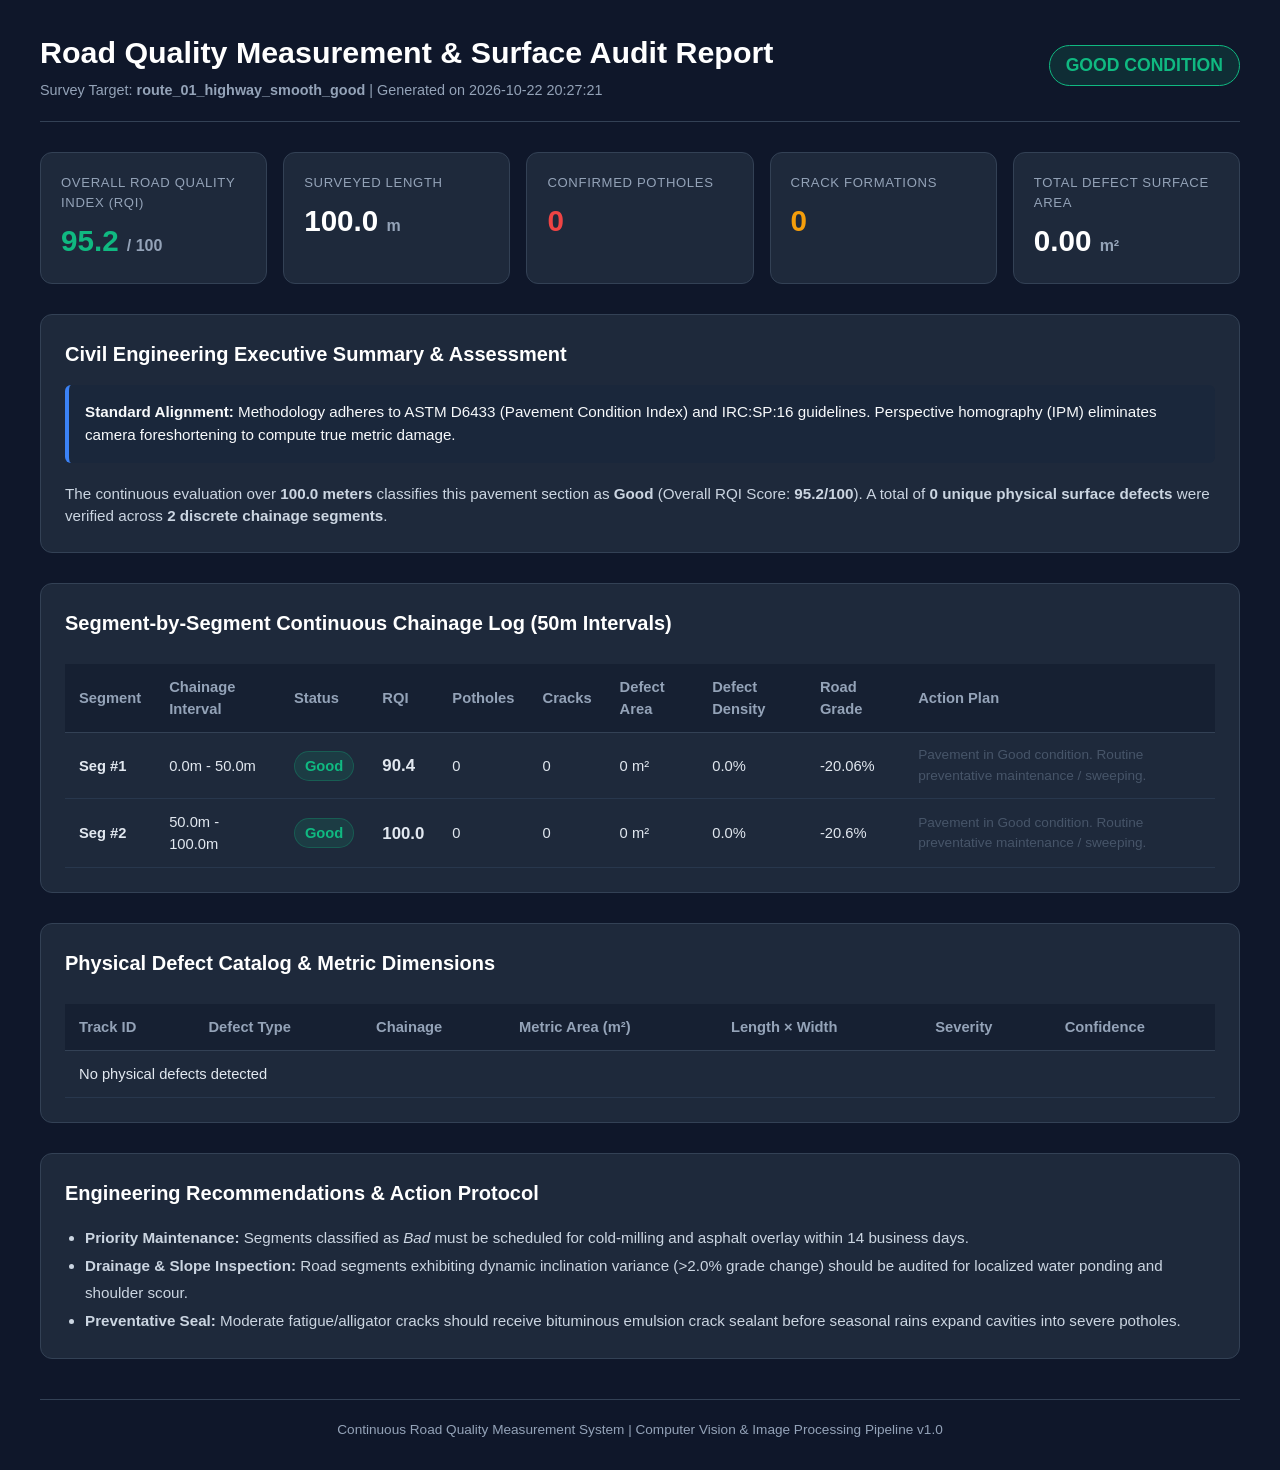
<file: output/reports/route_01_highway_smooth_good_audit_report.html>
<!DOCTYPE html>
<html lang="en">
<head>
    <meta charset="UTF-8">
    <meta name="viewport" content="width=device-width, initial-scale=1.0">
    <title>Road Quality Audit Report - route_01_highway_smooth_good</title>
    <style>
        :root {
            --bg: #0f172a;
            --surface: #1e293b;
            --surface-card: #273549;
            --text-main: #f8fafc;
            --text-muted: #94a3b8;
            --primary: #3b82f6;
            --good: #10b981;
            --fair: #f59e0b;
            --bad: #ef4444;
            --border: #334155;
        }
        * { box-sizing: border-box; margin: 0; padding: 0; font-family: -apple-system, BlinkMacSystemFont, "Segoe UI", Roboto, sans-serif; }
        body { background: var(--bg); color: var(--text-main); padding: 30px; line-height: 1.5; }
        .container { max-width: 1200px; margin: 0 auto; }
        .header { display: flex; justify-content: space-between; align-items: center; border-bottom: 1px solid var(--border); padding-bottom: 20px; margin-bottom: 30px; }
        .header h1 { font-size: 1.9rem; font-weight: 700; color: #fff; }
        .header p { color: var(--text-muted); font-size: 0.9rem; margin-top: 4px; }
        .kpi-grid { display: grid; grid-template-columns: repeat(auto-fit, minmax(210px, 1fr)); gap: 16px; margin-bottom: 30px; }
        .kpi-card { background: var(--surface); border: 1px solid var(--border); border-radius: 12px; padding: 20px; }
        .kpi-title { font-size: 0.82rem; color: var(--text-muted); text-transform: uppercase; letter-spacing: 0.05em; margin-bottom: 6px; }
        .kpi-value { font-size: 1.85rem; font-weight: 700; color: #fff; }
        .rating-badge { display: inline-block; padding: 6px 16px; border-radius: 999px; font-size: 1.1rem; font-weight: 800; background: #10b98122; color: #10b981; border: 1.5px solid #10b981; }
        .section { background: var(--surface); border: 1px solid var(--border); border-radius: 12px; padding: 24px; margin-bottom: 30px; }
        .section-title { font-size: 1.25rem; font-weight: 700; margin-bottom: 16px; color: #fff; display: flex; align-items: center; gap: 8px; }
        table { width: 100%; border-collapse: collapse; text-align: left; margin-top: 10px; font-size: 0.92rem; }
        th { background: #162032; padding: 12px 14px; color: var(--text-muted); font-weight: 600; border-bottom: 1px solid var(--border); }
        td { padding: 12px 14px; border-bottom: 1px solid #28374d; color: #e2e8f0; }
        tr:hover { background: #253347; }
        .callout { background: #1a273b; border-left: 4px solid var(--primary); padding: 16px; border-radius: 6px; margin-bottom: 20px; font-size: 0.95rem; }
        .footer { text-align: center; color: var(--text-muted); font-size: 0.85rem; margin-top: 40px; border-top: 1px solid var(--border); padding-top: 20px; }
    </style>
</head>
<body>
    <div class="container">
        <div class="header">
            <div>
                <h1>Road Quality Measurement & Surface Audit Report</h1>
                <p>Survey Target: <strong>route_01_highway_smooth_good</strong> | Generated on 2026-10-22 20:27:21</p>
            </div>
            <div>
                <span class="rating-badge">GOOD CONDITION</span>
            </div>
        </div>

        <div class="kpi-grid">
            <div class="kpi-card">
                <div class="kpi-title">Overall Road Quality Index (RQI)</div>
                <div class="kpi-value" style="color: #10b981;">95.2 <span style="font-size: 1rem; color: var(--text-muted);">/ 100</span></div>
            </div>
            <div class="kpi-card">
                <div class="kpi-title">Surveyed Length</div>
                <div class="kpi-value">100.0 <span style="font-size: 1rem; color: var(--text-muted);">m</span></div>
            </div>
            <div class="kpi-card">
                <div class="kpi-title">Confirmed Potholes</div>
                <div class="kpi-value" style="color: #ef4444;">0</div>
            </div>
            <div class="kpi-card">
                <div class="kpi-title">Crack Formations</div>
                <div class="kpi-value" style="color: #f59e0b;">0</div>
            </div>
            <div class="kpi-card">
                <div class="kpi-title">Total Defect Surface Area</div>
                <div class="kpi-value">0.00 <span style="font-size: 1rem; color: var(--text-muted);">m²</span></div>
            </div>
        </div>

        <div class="section">
            <div class="section-title">Civil Engineering Executive Summary & Assessment</div>
            <div class="callout">
                <strong>Standard Alignment:</strong> Methodology adheres to ASTM D6433 (Pavement Condition Index) and IRC:SP:16 guidelines.
                Perspective homography (IPM) eliminates camera foreshortening to compute true metric damage.
            </div>
            <p style="color: #cbd5e1; font-size: 0.95rem;">
                The continuous evaluation over <strong>100.0 meters</strong> classifies this pavement section as <strong>Good</strong> (Overall RQI Score: <strong>95.2/100</strong>).
                A total of <strong>0 unique physical surface defects</strong> were verified across <strong>2 discrete chainage segments</strong>.
            </p>
        </div>

        <div class="section">
            <div class="section-title">Segment-by-Segment Continuous Chainage Log (50m Intervals)</div>
            <div style="overflow-x: auto;">
                <table>
                    <thead>
                        <tr>
                            <th>Segment</th>
                            <th>Chainage Interval</th>
                            <th>Status</th>
                            <th>RQI</th>
                            <th>Potholes</th>
                            <th>Cracks</th>
                            <th>Defect Area</th>
                            <th>Defect Density</th>
                            <th>Road Grade</th>
                            <th>Action Plan</th>
                        </tr>
                    </thead>
                    <tbody>
                        
            <tr>
                <td style="font-weight: 600;">Seg #1</td>
                <td>0.0m - 50.0m</td>
                <td><span style="display:inline-block; padding: 3px 10px; border-radius: 999px; background: #10b98122; color: #10b981; font-weight:700; border: 1px solid #10b98144;">Good</span></td>
                <td style="font-weight: 700; font-size: 1.05rem;">90.4</td>
                <td>0</td>
                <td>0</td>
                <td>0 m²</td>
                <td>0.0%</td>
                <td>-20.06%</td>
                <td style="font-size: 0.85rem; color: #475569;">Pavement in Good condition. Routine preventative maintenance / sweeping.</td>
            </tr>
            

            <tr>
                <td style="font-weight: 600;">Seg #2</td>
                <td>50.0m - 100.0m</td>
                <td><span style="display:inline-block; padding: 3px 10px; border-radius: 999px; background: #10b98122; color: #10b981; font-weight:700; border: 1px solid #10b98144;">Good</span></td>
                <td style="font-weight: 700; font-size: 1.05rem;">100.0</td>
                <td>0</td>
                <td>0</td>
                <td>0 m²</td>
                <td>0.0%</td>
                <td>-20.6%</td>
                <td style="font-size: 0.85rem; color: #475569;">Pavement in Good condition. Routine preventative maintenance / sweeping.</td>
            </tr>
            
                    </tbody>
                </table>
            </div>
        </div>

        <div class="section">
            <div class="section-title">Physical Defect Catalog & Metric Dimensions</div>
            <div style="overflow-x: auto;">
                <table>
                    <thead>
                        <tr>
                            <th>Track ID</th>
                            <th>Defect Type</th>
                            <th>Chainage</th>
                            <th>Metric Area (m²)</th>
                            <th>Length × Width</th>
                            <th>Severity</th>
                            <th>Confidence</th>
                        </tr>
                    </thead>
                    <tbody>
                        <tr><td colspan='7'>No physical defects detected</td></tr>
                    </tbody>
                </table>
            </div>
        </div>

        <div class="section">
            <div class="section-title">Engineering Recommendations & Action Protocol</div>
            <ul style="padding-left: 20px; color: #cbd5e1; line-height: 1.8; font-size: 0.95rem;">
                <li><strong>Priority Maintenance:</strong> Segments classified as <em>Bad</em> must be scheduled for cold-milling and asphalt overlay within 14 business days.</li>
                <li><strong>Drainage & Slope Inspection:</strong> Road segments exhibiting dynamic inclination variance (>2.0% grade change) should be audited for localized water ponding and shoulder scour.</li>
                <li><strong>Preventative Seal:</strong> Moderate fatigue/alligator cracks should receive bituminous emulsion crack sealant before seasonal rains expand cavities into severe potholes.</li>
            </ul>
        </div>

        <div class="footer">
            Continuous Road Quality Measurement System | Computer Vision & Image Processing Pipeline v1.0
        </div>
    </div>
</body>
</html>
</file>
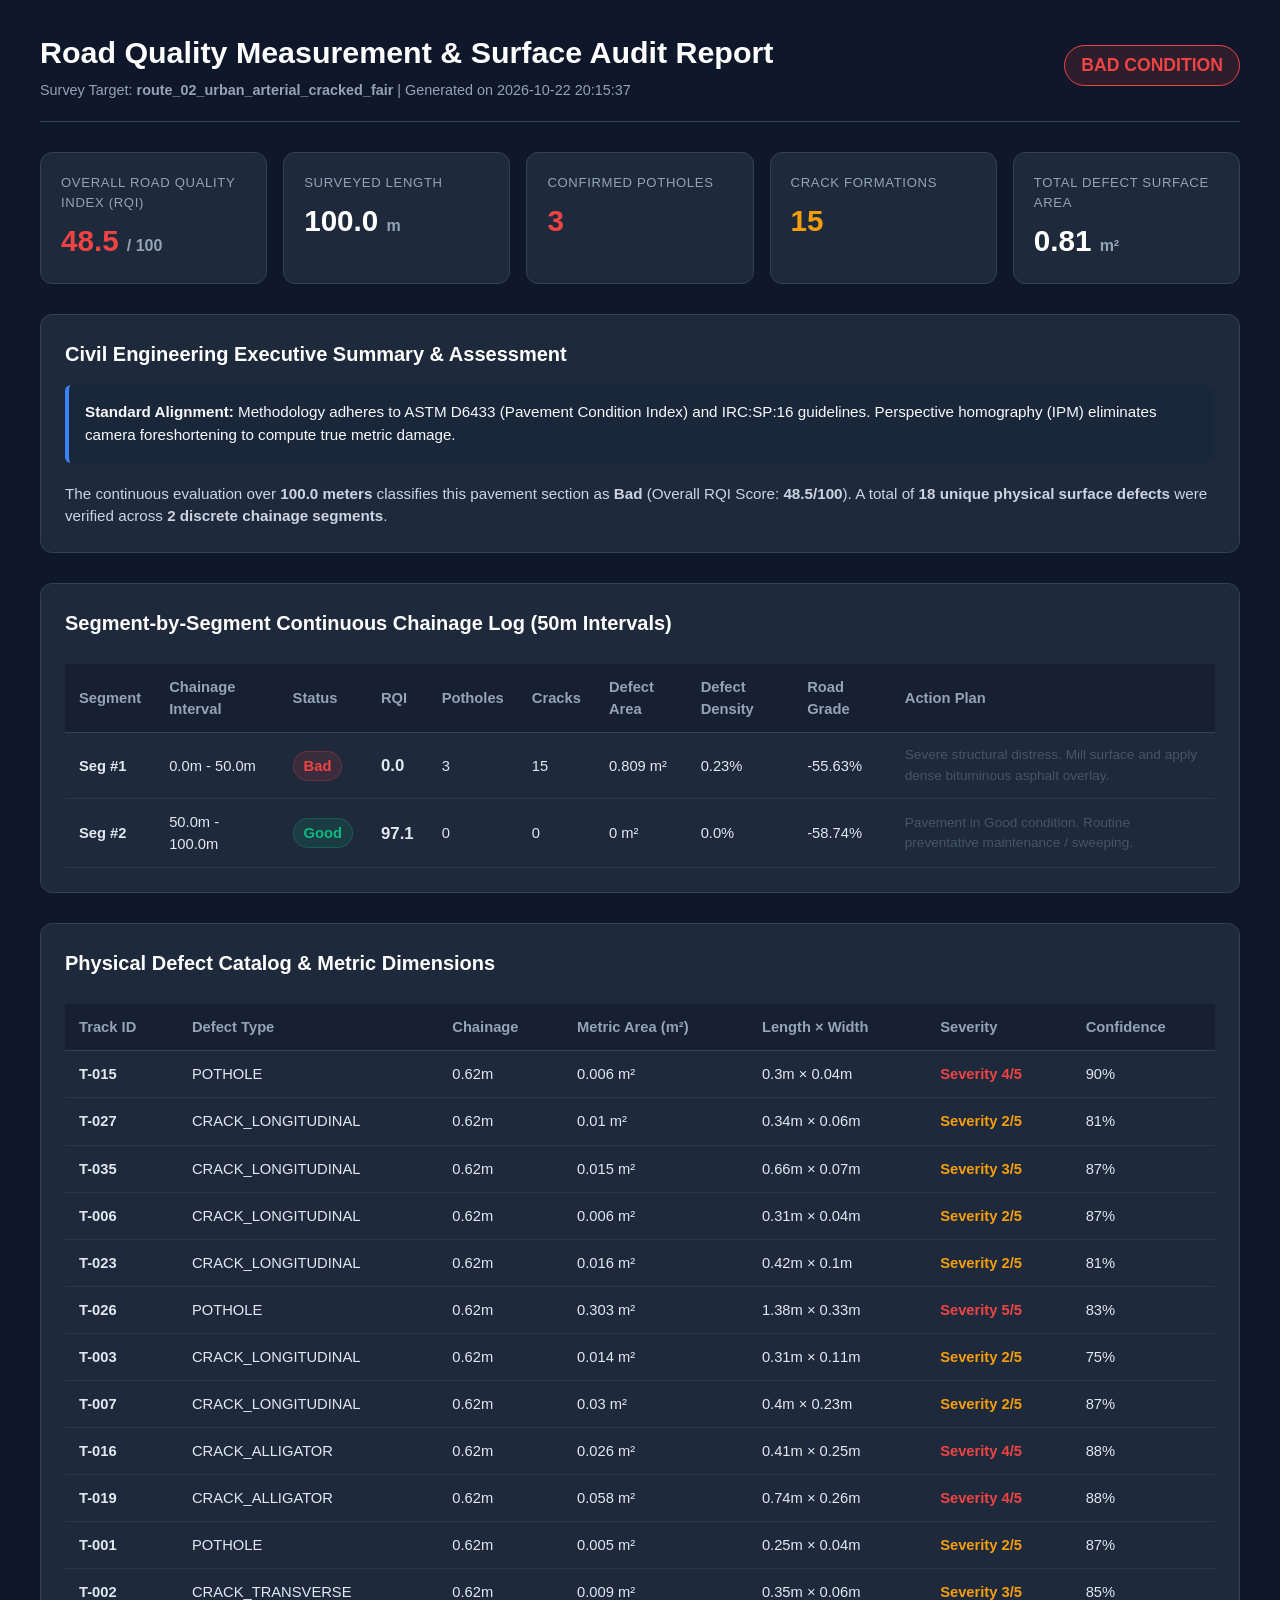
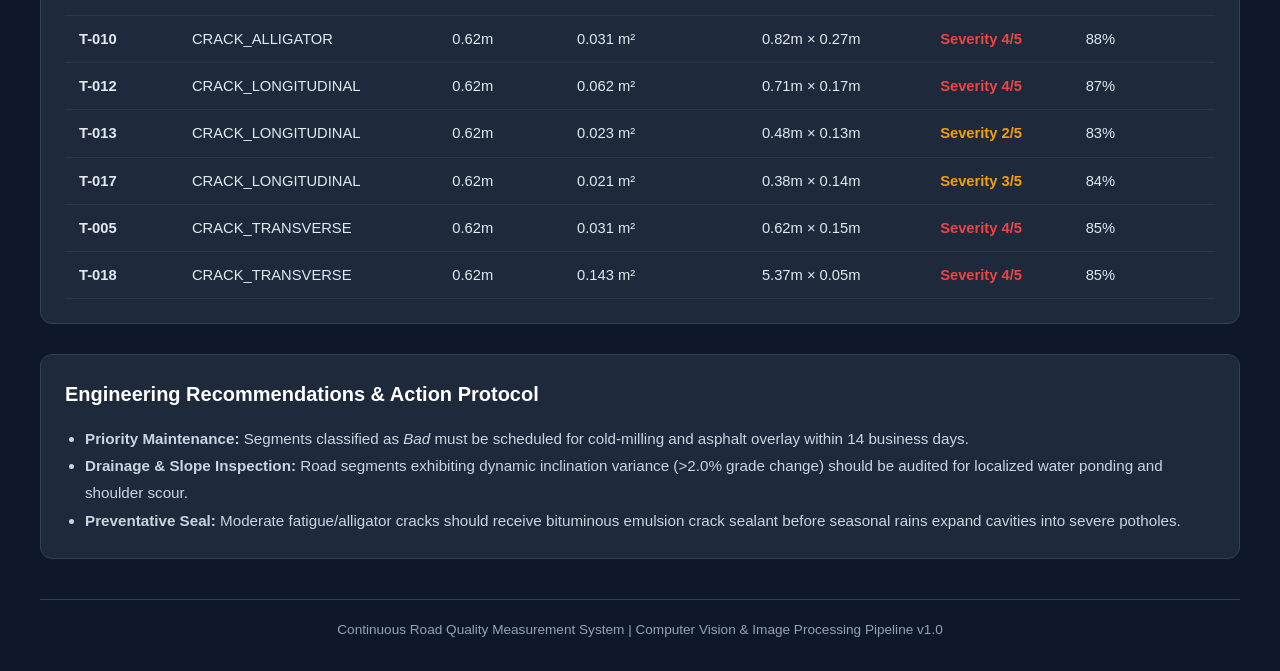
<file: output/reports/route_02_urban_arterial_cracked_fair_audit_report.html>
<!DOCTYPE html>
<html lang="en">
<head>
    <meta charset="UTF-8">
    <meta name="viewport" content="width=device-width, initial-scale=1.0">
    <title>Road Quality Audit Report - route_02_urban_arterial_cracked_fair</title>
    <style>
        :root {
            --bg: #0f172a;
            --surface: #1e293b;
            --surface-card: #273549;
            --text-main: #f8fafc;
            --text-muted: #94a3b8;
            --primary: #3b82f6;
            --good: #10b981;
            --fair: #f59e0b;
            --bad: #ef4444;
            --border: #334155;
        }
        * { box-sizing: border-box; margin: 0; padding: 0; font-family: -apple-system, BlinkMacSystemFont, "Segoe UI", Roboto, sans-serif; }
        body { background: var(--bg); color: var(--text-main); padding: 30px; line-height: 1.5; }
        .container { max-width: 1200px; margin: 0 auto; }
        .header { display: flex; justify-content: space-between; align-items: center; border-bottom: 1px solid var(--border); padding-bottom: 20px; margin-bottom: 30px; }
        .header h1 { font-size: 1.9rem; font-weight: 700; color: #fff; }
        .header p { color: var(--text-muted); font-size: 0.9rem; margin-top: 4px; }
        .kpi-grid { display: grid; grid-template-columns: repeat(auto-fit, minmax(210px, 1fr)); gap: 16px; margin-bottom: 30px; }
        .kpi-card { background: var(--surface); border: 1px solid var(--border); border-radius: 12px; padding: 20px; }
        .kpi-title { font-size: 0.82rem; color: var(--text-muted); text-transform: uppercase; letter-spacing: 0.05em; margin-bottom: 6px; }
        .kpi-value { font-size: 1.85rem; font-weight: 700; color: #fff; }
        .rating-badge { display: inline-block; padding: 6px 16px; border-radius: 999px; font-size: 1.1rem; font-weight: 800; background: #ef444422; color: #ef4444; border: 1.5px solid #ef4444; }
        .section { background: var(--surface); border: 1px solid var(--border); border-radius: 12px; padding: 24px; margin-bottom: 30px; }
        .section-title { font-size: 1.25rem; font-weight: 700; margin-bottom: 16px; color: #fff; display: flex; align-items: center; gap: 8px; }
        table { width: 100%; border-collapse: collapse; text-align: left; margin-top: 10px; font-size: 0.92rem; }
        th { background: #162032; padding: 12px 14px; color: var(--text-muted); font-weight: 600; border-bottom: 1px solid var(--border); }
        td { padding: 12px 14px; border-bottom: 1px solid #28374d; color: #e2e8f0; }
        tr:hover { background: #253347; }
        .callout { background: #1a273b; border-left: 4px solid var(--primary); padding: 16px; border-radius: 6px; margin-bottom: 20px; font-size: 0.95rem; }
        .footer { text-align: center; color: var(--text-muted); font-size: 0.85rem; margin-top: 40px; border-top: 1px solid var(--border); padding-top: 20px; }
    </style>
</head>
<body>
    <div class="container">
        <div class="header">
            <div>
                <h1>Road Quality Measurement & Surface Audit Report</h1>
                <p>Survey Target: <strong>route_02_urban_arterial_cracked_fair</strong> | Generated on 2026-10-22 20:15:37</p>
            </div>
            <div>
                <span class="rating-badge">BAD CONDITION</span>
            </div>
        </div>

        <div class="kpi-grid">
            <div class="kpi-card">
                <div class="kpi-title">Overall Road Quality Index (RQI)</div>
                <div class="kpi-value" style="color: #ef4444;">48.5 <span style="font-size: 1rem; color: var(--text-muted);">/ 100</span></div>
            </div>
            <div class="kpi-card">
                <div class="kpi-title">Surveyed Length</div>
                <div class="kpi-value">100.0 <span style="font-size: 1rem; color: var(--text-muted);">m</span></div>
            </div>
            <div class="kpi-card">
                <div class="kpi-title">Confirmed Potholes</div>
                <div class="kpi-value" style="color: #ef4444;">3</div>
            </div>
            <div class="kpi-card">
                <div class="kpi-title">Crack Formations</div>
                <div class="kpi-value" style="color: #f59e0b;">15</div>
            </div>
            <div class="kpi-card">
                <div class="kpi-title">Total Defect Surface Area</div>
                <div class="kpi-value">0.81 <span style="font-size: 1rem; color: var(--text-muted);">m²</span></div>
            </div>
        </div>

        <div class="section">
            <div class="section-title">Civil Engineering Executive Summary & Assessment</div>
            <div class="callout">
                <strong>Standard Alignment:</strong> Methodology adheres to ASTM D6433 (Pavement Condition Index) and IRC:SP:16 guidelines.
                Perspective homography (IPM) eliminates camera foreshortening to compute true metric damage.
            </div>
            <p style="color: #cbd5e1; font-size: 0.95rem;">
                The continuous evaluation over <strong>100.0 meters</strong> classifies this pavement section as <strong>Bad</strong> (Overall RQI Score: <strong>48.5/100</strong>).
                A total of <strong>18 unique physical surface defects</strong> were verified across <strong>2 discrete chainage segments</strong>.
            </p>
        </div>

        <div class="section">
            <div class="section-title">Segment-by-Segment Continuous Chainage Log (50m Intervals)</div>
            <div style="overflow-x: auto;">
                <table>
                    <thead>
                        <tr>
                            <th>Segment</th>
                            <th>Chainage Interval</th>
                            <th>Status</th>
                            <th>RQI</th>
                            <th>Potholes</th>
                            <th>Cracks</th>
                            <th>Defect Area</th>
                            <th>Defect Density</th>
                            <th>Road Grade</th>
                            <th>Action Plan</th>
                        </tr>
                    </thead>
                    <tbody>
                        
            <tr>
                <td style="font-weight: 600;">Seg #1</td>
                <td>0.0m - 50.0m</td>
                <td><span style="display:inline-block; padding: 3px 10px; border-radius: 999px; background: #ef444422; color: #ef4444; font-weight:700; border: 1px solid #ef444444;">Bad</span></td>
                <td style="font-weight: 700; font-size: 1.05rem;">0.0</td>
                <td>3</td>
                <td>15</td>
                <td>0.809 m²</td>
                <td>0.23%</td>
                <td>-55.63%</td>
                <td style="font-size: 0.85rem; color: #475569;">Severe structural distress. Mill surface and apply dense bituminous asphalt overlay.</td>
            </tr>
            

            <tr>
                <td style="font-weight: 600;">Seg #2</td>
                <td>50.0m - 100.0m</td>
                <td><span style="display:inline-block; padding: 3px 10px; border-radius: 999px; background: #10b98122; color: #10b981; font-weight:700; border: 1px solid #10b98144;">Good</span></td>
                <td style="font-weight: 700; font-size: 1.05rem;">97.1</td>
                <td>0</td>
                <td>0</td>
                <td>0 m²</td>
                <td>0.0%</td>
                <td>-58.74%</td>
                <td style="font-size: 0.85rem; color: #475569;">Pavement in Good condition. Routine preventative maintenance / sweeping.</td>
            </tr>
            
                    </tbody>
                </table>
            </div>
        </div>

        <div class="section">
            <div class="section-title">Physical Defect Catalog & Metric Dimensions</div>
            <div style="overflow-x: auto;">
                <table>
                    <thead>
                        <tr>
                            <th>Track ID</th>
                            <th>Defect Type</th>
                            <th>Chainage</th>
                            <th>Metric Area (m²)</th>
                            <th>Length × Width</th>
                            <th>Severity</th>
                            <th>Confidence</th>
                        </tr>
                    </thead>
                    <tbody>
                        
            <tr>
                <td style="font-weight: 600;">T-015</td>
                <td>POTHOLE</td>
                <td>0.62m</td>
                <td>0.006 m²</td>
                <td>0.3m × 0.04m</td>
                <td><span style="font-weight:700; color:#ef4444;">Severity 4/5</span></td>
                <td>90%</td>
            </tr>
            

            <tr>
                <td style="font-weight: 600;">T-027</td>
                <td>CRACK_LONGITUDINAL</td>
                <td>0.62m</td>
                <td>0.01 m²</td>
                <td>0.34m × 0.06m</td>
                <td><span style="font-weight:700; color:#f59e0b;">Severity 2/5</span></td>
                <td>81%</td>
            </tr>
            

            <tr>
                <td style="font-weight: 600;">T-035</td>
                <td>CRACK_LONGITUDINAL</td>
                <td>0.62m</td>
                <td>0.015 m²</td>
                <td>0.66m × 0.07m</td>
                <td><span style="font-weight:700; color:#f59e0b;">Severity 3/5</span></td>
                <td>87%</td>
            </tr>
            

            <tr>
                <td style="font-weight: 600;">T-006</td>
                <td>CRACK_LONGITUDINAL</td>
                <td>0.62m</td>
                <td>0.006 m²</td>
                <td>0.31m × 0.04m</td>
                <td><span style="font-weight:700; color:#f59e0b;">Severity 2/5</span></td>
                <td>87%</td>
            </tr>
            

            <tr>
                <td style="font-weight: 600;">T-023</td>
                <td>CRACK_LONGITUDINAL</td>
                <td>0.62m</td>
                <td>0.016 m²</td>
                <td>0.42m × 0.1m</td>
                <td><span style="font-weight:700; color:#f59e0b;">Severity 2/5</span></td>
                <td>81%</td>
            </tr>
            

            <tr>
                <td style="font-weight: 600;">T-026</td>
                <td>POTHOLE</td>
                <td>0.62m</td>
                <td>0.303 m²</td>
                <td>1.38m × 0.33m</td>
                <td><span style="font-weight:700; color:#ef4444;">Severity 5/5</span></td>
                <td>83%</td>
            </tr>
            

            <tr>
                <td style="font-weight: 600;">T-003</td>
                <td>CRACK_LONGITUDINAL</td>
                <td>0.62m</td>
                <td>0.014 m²</td>
                <td>0.31m × 0.11m</td>
                <td><span style="font-weight:700; color:#f59e0b;">Severity 2/5</span></td>
                <td>75%</td>
            </tr>
            

            <tr>
                <td style="font-weight: 600;">T-007</td>
                <td>CRACK_LONGITUDINAL</td>
                <td>0.62m</td>
                <td>0.03 m²</td>
                <td>0.4m × 0.23m</td>
                <td><span style="font-weight:700; color:#f59e0b;">Severity 2/5</span></td>
                <td>87%</td>
            </tr>
            

            <tr>
                <td style="font-weight: 600;">T-016</td>
                <td>CRACK_ALLIGATOR</td>
                <td>0.62m</td>
                <td>0.026 m²</td>
                <td>0.41m × 0.25m</td>
                <td><span style="font-weight:700; color:#ef4444;">Severity 4/5</span></td>
                <td>88%</td>
            </tr>
            

            <tr>
                <td style="font-weight: 600;">T-019</td>
                <td>CRACK_ALLIGATOR</td>
                <td>0.62m</td>
                <td>0.058 m²</td>
                <td>0.74m × 0.26m</td>
                <td><span style="font-weight:700; color:#ef4444;">Severity 4/5</span></td>
                <td>88%</td>
            </tr>
            

            <tr>
                <td style="font-weight: 600;">T-001</td>
                <td>POTHOLE</td>
                <td>0.62m</td>
                <td>0.005 m²</td>
                <td>0.25m × 0.04m</td>
                <td><span style="font-weight:700; color:#f59e0b;">Severity 2/5</span></td>
                <td>87%</td>
            </tr>
            

            <tr>
                <td style="font-weight: 600;">T-002</td>
                <td>CRACK_TRANSVERSE</td>
                <td>0.62m</td>
                <td>0.009 m²</td>
                <td>0.35m × 0.06m</td>
                <td><span style="font-weight:700; color:#f59e0b;">Severity 3/5</span></td>
                <td>85%</td>
            </tr>
            

            <tr>
                <td style="font-weight: 600;">T-010</td>
                <td>CRACK_ALLIGATOR</td>
                <td>0.62m</td>
                <td>0.031 m²</td>
                <td>0.82m × 0.27m</td>
                <td><span style="font-weight:700; color:#ef4444;">Severity 4/5</span></td>
                <td>88%</td>
            </tr>
            

            <tr>
                <td style="font-weight: 600;">T-012</td>
                <td>CRACK_LONGITUDINAL</td>
                <td>0.62m</td>
                <td>0.062 m²</td>
                <td>0.71m × 0.17m</td>
                <td><span style="font-weight:700; color:#ef4444;">Severity 4/5</span></td>
                <td>87%</td>
            </tr>
            

            <tr>
                <td style="font-weight: 600;">T-013</td>
                <td>CRACK_LONGITUDINAL</td>
                <td>0.62m</td>
                <td>0.023 m²</td>
                <td>0.48m × 0.13m</td>
                <td><span style="font-weight:700; color:#f59e0b;">Severity 2/5</span></td>
                <td>83%</td>
            </tr>
            

            <tr>
                <td style="font-weight: 600;">T-017</td>
                <td>CRACK_LONGITUDINAL</td>
                <td>0.62m</td>
                <td>0.021 m²</td>
                <td>0.38m × 0.14m</td>
                <td><span style="font-weight:700; color:#f59e0b;">Severity 3/5</span></td>
                <td>84%</td>
            </tr>
            

            <tr>
                <td style="font-weight: 600;">T-005</td>
                <td>CRACK_TRANSVERSE</td>
                <td>0.62m</td>
                <td>0.031 m²</td>
                <td>0.62m × 0.15m</td>
                <td><span style="font-weight:700; color:#ef4444;">Severity 4/5</span></td>
                <td>85%</td>
            </tr>
            

            <tr>
                <td style="font-weight: 600;">T-018</td>
                <td>CRACK_TRANSVERSE</td>
                <td>0.62m</td>
                <td>0.143 m²</td>
                <td>5.37m × 0.05m</td>
                <td><span style="font-weight:700; color:#ef4444;">Severity 4/5</span></td>
                <td>85%</td>
            </tr>
            
                    </tbody>
                </table>
            </div>
        </div>

        <div class="section">
            <div class="section-title">Engineering Recommendations & Action Protocol</div>
            <ul style="padding-left: 20px; color: #cbd5e1; line-height: 1.8; font-size: 0.95rem;">
                <li><strong>Priority Maintenance:</strong> Segments classified as <em>Bad</em> must be scheduled for cold-milling and asphalt overlay within 14 business days.</li>
                <li><strong>Drainage & Slope Inspection:</strong> Road segments exhibiting dynamic inclination variance (>2.0% grade change) should be audited for localized water ponding and shoulder scour.</li>
                <li><strong>Preventative Seal:</strong> Moderate fatigue/alligator cracks should receive bituminous emulsion crack sealant before seasonal rains expand cavities into severe potholes.</li>
            </ul>
        </div>

        <div class="footer">
            Continuous Road Quality Measurement System | Computer Vision & Image Processing Pipeline v1.0
        </div>
    </div>
</body>
</html>
</file>
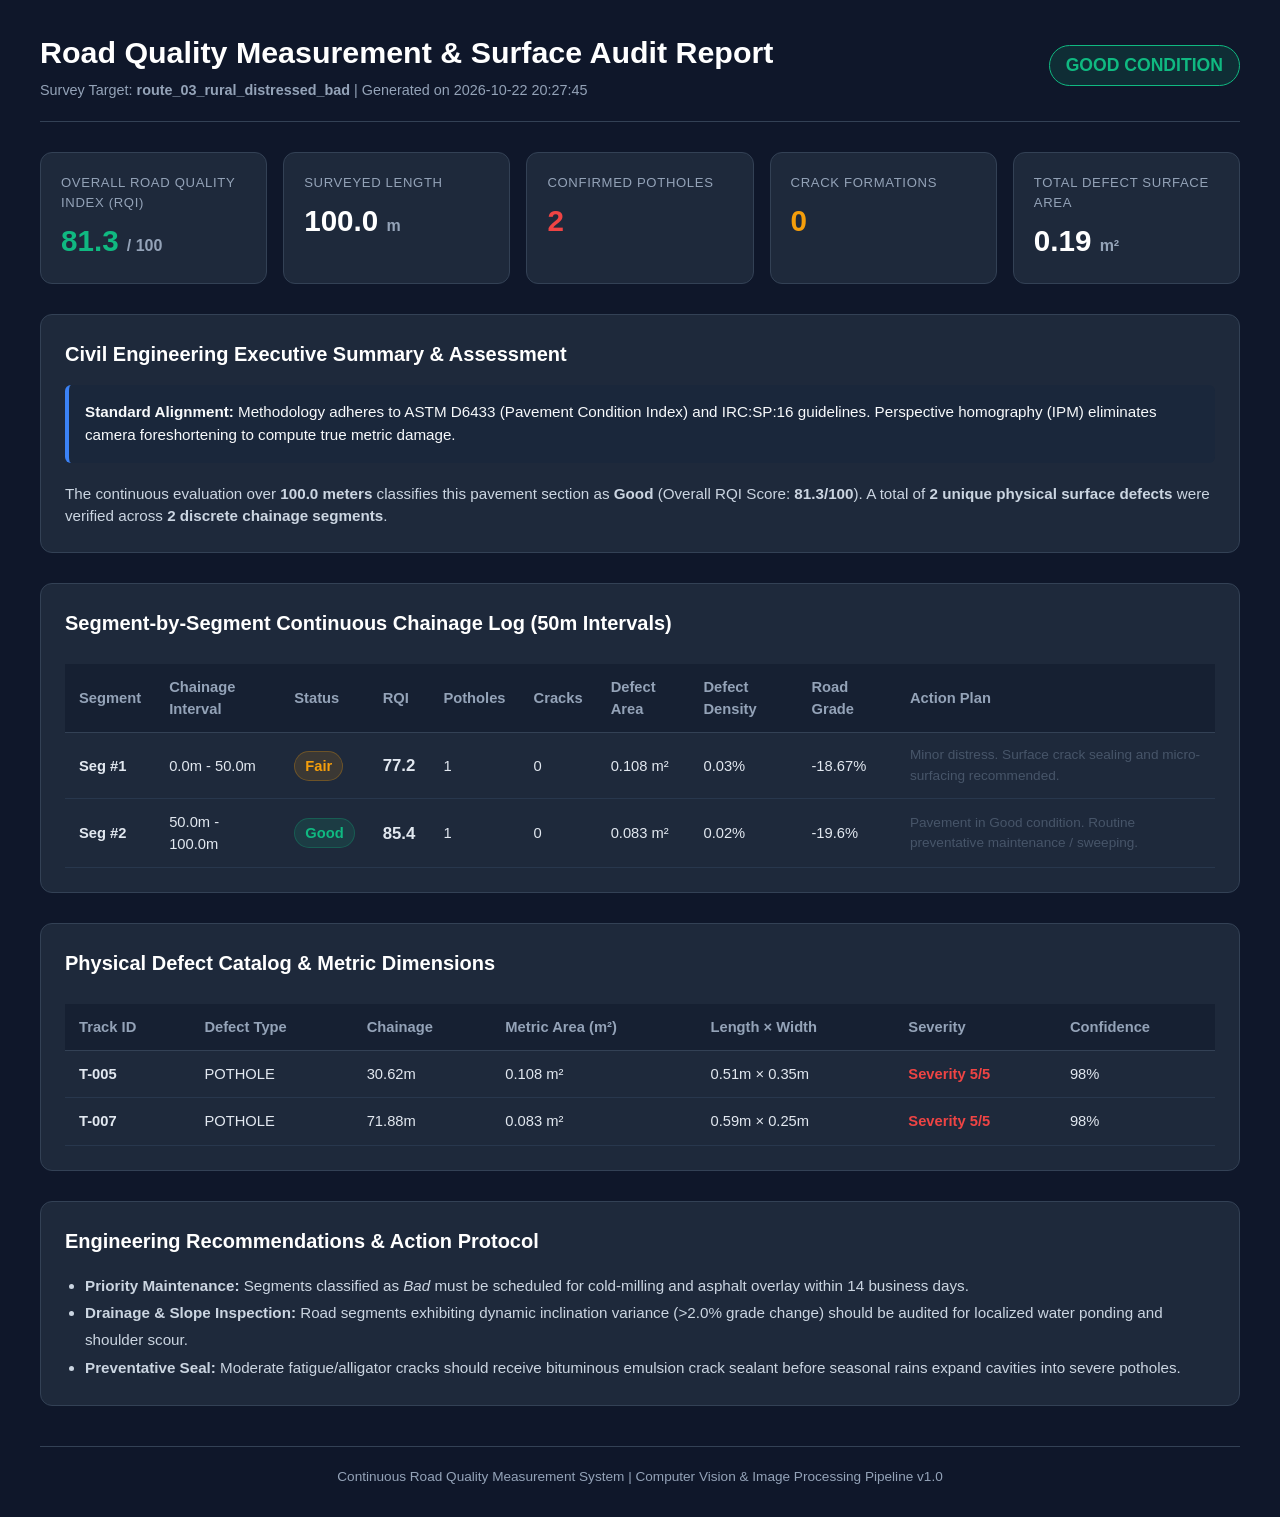
<file: output/reports/route_03_rural_distressed_bad_audit_report.html>
<!DOCTYPE html>
<html lang="en">
<head>
    <meta charset="UTF-8">
    <meta name="viewport" content="width=device-width, initial-scale=1.0">
    <title>Road Quality Audit Report - route_03_rural_distressed_bad</title>
    <style>
        :root {
            --bg: #0f172a;
            --surface: #1e293b;
            --surface-card: #273549;
            --text-main: #f8fafc;
            --text-muted: #94a3b8;
            --primary: #3b82f6;
            --good: #10b981;
            --fair: #f59e0b;
            --bad: #ef4444;
            --border: #334155;
        }
        * { box-sizing: border-box; margin: 0; padding: 0; font-family: -apple-system, BlinkMacSystemFont, "Segoe UI", Roboto, sans-serif; }
        body { background: var(--bg); color: var(--text-main); padding: 30px; line-height: 1.5; }
        .container { max-width: 1200px; margin: 0 auto; }
        .header { display: flex; justify-content: space-between; align-items: center; border-bottom: 1px solid var(--border); padding-bottom: 20px; margin-bottom: 30px; }
        .header h1 { font-size: 1.9rem; font-weight: 700; color: #fff; }
        .header p { color: var(--text-muted); font-size: 0.9rem; margin-top: 4px; }
        .kpi-grid { display: grid; grid-template-columns: repeat(auto-fit, minmax(210px, 1fr)); gap: 16px; margin-bottom: 30px; }
        .kpi-card { background: var(--surface); border: 1px solid var(--border); border-radius: 12px; padding: 20px; }
        .kpi-title { font-size: 0.82rem; color: var(--text-muted); text-transform: uppercase; letter-spacing: 0.05em; margin-bottom: 6px; }
        .kpi-value { font-size: 1.85rem; font-weight: 700; color: #fff; }
        .rating-badge { display: inline-block; padding: 6px 16px; border-radius: 999px; font-size: 1.1rem; font-weight: 800; background: #10b98122; color: #10b981; border: 1.5px solid #10b981; }
        .section { background: var(--surface); border: 1px solid var(--border); border-radius: 12px; padding: 24px; margin-bottom: 30px; }
        .section-title { font-size: 1.25rem; font-weight: 700; margin-bottom: 16px; color: #fff; display: flex; align-items: center; gap: 8px; }
        table { width: 100%; border-collapse: collapse; text-align: left; margin-top: 10px; font-size: 0.92rem; }
        th { background: #162032; padding: 12px 14px; color: var(--text-muted); font-weight: 600; border-bottom: 1px solid var(--border); }
        td { padding: 12px 14px; border-bottom: 1px solid #28374d; color: #e2e8f0; }
        tr:hover { background: #253347; }
        .callout { background: #1a273b; border-left: 4px solid var(--primary); padding: 16px; border-radius: 6px; margin-bottom: 20px; font-size: 0.95rem; }
        .footer { text-align: center; color: var(--text-muted); font-size: 0.85rem; margin-top: 40px; border-top: 1px solid var(--border); padding-top: 20px; }
    </style>
</head>
<body>
    <div class="container">
        <div class="header">
            <div>
                <h1>Road Quality Measurement & Surface Audit Report</h1>
                <p>Survey Target: <strong>route_03_rural_distressed_bad</strong> | Generated on 2026-10-22 20:27:45</p>
            </div>
            <div>
                <span class="rating-badge">GOOD CONDITION</span>
            </div>
        </div>

        <div class="kpi-grid">
            <div class="kpi-card">
                <div class="kpi-title">Overall Road Quality Index (RQI)</div>
                <div class="kpi-value" style="color: #10b981;">81.3 <span style="font-size: 1rem; color: var(--text-muted);">/ 100</span></div>
            </div>
            <div class="kpi-card">
                <div class="kpi-title">Surveyed Length</div>
                <div class="kpi-value">100.0 <span style="font-size: 1rem; color: var(--text-muted);">m</span></div>
            </div>
            <div class="kpi-card">
                <div class="kpi-title">Confirmed Potholes</div>
                <div class="kpi-value" style="color: #ef4444;">2</div>
            </div>
            <div class="kpi-card">
                <div class="kpi-title">Crack Formations</div>
                <div class="kpi-value" style="color: #f59e0b;">0</div>
            </div>
            <div class="kpi-card">
                <div class="kpi-title">Total Defect Surface Area</div>
                <div class="kpi-value">0.19 <span style="font-size: 1rem; color: var(--text-muted);">m²</span></div>
            </div>
        </div>

        <div class="section">
            <div class="section-title">Civil Engineering Executive Summary & Assessment</div>
            <div class="callout">
                <strong>Standard Alignment:</strong> Methodology adheres to ASTM D6433 (Pavement Condition Index) and IRC:SP:16 guidelines.
                Perspective homography (IPM) eliminates camera foreshortening to compute true metric damage.
            </div>
            <p style="color: #cbd5e1; font-size: 0.95rem;">
                The continuous evaluation over <strong>100.0 meters</strong> classifies this pavement section as <strong>Good</strong> (Overall RQI Score: <strong>81.3/100</strong>).
                A total of <strong>2 unique physical surface defects</strong> were verified across <strong>2 discrete chainage segments</strong>.
            </p>
        </div>

        <div class="section">
            <div class="section-title">Segment-by-Segment Continuous Chainage Log (50m Intervals)</div>
            <div style="overflow-x: auto;">
                <table>
                    <thead>
                        <tr>
                            <th>Segment</th>
                            <th>Chainage Interval</th>
                            <th>Status</th>
                            <th>RQI</th>
                            <th>Potholes</th>
                            <th>Cracks</th>
                            <th>Defect Area</th>
                            <th>Defect Density</th>
                            <th>Road Grade</th>
                            <th>Action Plan</th>
                        </tr>
                    </thead>
                    <tbody>
                        
            <tr>
                <td style="font-weight: 600;">Seg #1</td>
                <td>0.0m - 50.0m</td>
                <td><span style="display:inline-block; padding: 3px 10px; border-radius: 999px; background: #f59e0b22; color: #f59e0b; font-weight:700; border: 1px solid #f59e0b44;">Fair</span></td>
                <td style="font-weight: 700; font-size: 1.05rem;">77.2</td>
                <td>1</td>
                <td>0</td>
                <td>0.108 m²</td>
                <td>0.03%</td>
                <td>-18.67%</td>
                <td style="font-size: 0.85rem; color: #475569;">Minor distress. Surface crack sealing and micro-surfacing recommended.</td>
            </tr>
            

            <tr>
                <td style="font-weight: 600;">Seg #2</td>
                <td>50.0m - 100.0m</td>
                <td><span style="display:inline-block; padding: 3px 10px; border-radius: 999px; background: #10b98122; color: #10b981; font-weight:700; border: 1px solid #10b98144;">Good</span></td>
                <td style="font-weight: 700; font-size: 1.05rem;">85.4</td>
                <td>1</td>
                <td>0</td>
                <td>0.083 m²</td>
                <td>0.02%</td>
                <td>-19.6%</td>
                <td style="font-size: 0.85rem; color: #475569;">Pavement in Good condition. Routine preventative maintenance / sweeping.</td>
            </tr>
            
                    </tbody>
                </table>
            </div>
        </div>

        <div class="section">
            <div class="section-title">Physical Defect Catalog & Metric Dimensions</div>
            <div style="overflow-x: auto;">
                <table>
                    <thead>
                        <tr>
                            <th>Track ID</th>
                            <th>Defect Type</th>
                            <th>Chainage</th>
                            <th>Metric Area (m²)</th>
                            <th>Length × Width</th>
                            <th>Severity</th>
                            <th>Confidence</th>
                        </tr>
                    </thead>
                    <tbody>
                        
            <tr>
                <td style="font-weight: 600;">T-005</td>
                <td>POTHOLE</td>
                <td>30.62m</td>
                <td>0.108 m²</td>
                <td>0.51m × 0.35m</td>
                <td><span style="font-weight:700; color:#ef4444;">Severity 5/5</span></td>
                <td>98%</td>
            </tr>
            

            <tr>
                <td style="font-weight: 600;">T-007</td>
                <td>POTHOLE</td>
                <td>71.88m</td>
                <td>0.083 m²</td>
                <td>0.59m × 0.25m</td>
                <td><span style="font-weight:700; color:#ef4444;">Severity 5/5</span></td>
                <td>98%</td>
            </tr>
            
                    </tbody>
                </table>
            </div>
        </div>

        <div class="section">
            <div class="section-title">Engineering Recommendations & Action Protocol</div>
            <ul style="padding-left: 20px; color: #cbd5e1; line-height: 1.8; font-size: 0.95rem;">
                <li><strong>Priority Maintenance:</strong> Segments classified as <em>Bad</em> must be scheduled for cold-milling and asphalt overlay within 14 business days.</li>
                <li><strong>Drainage & Slope Inspection:</strong> Road segments exhibiting dynamic inclination variance (>2.0% grade change) should be audited for localized water ponding and shoulder scour.</li>
                <li><strong>Preventative Seal:</strong> Moderate fatigue/alligator cracks should receive bituminous emulsion crack sealant before seasonal rains expand cavities into severe potholes.</li>
            </ul>
        </div>

        <div class="footer">
            Continuous Road Quality Measurement System | Computer Vision & Image Processing Pipeline v1.0
        </div>
    </div>
</body>
</html>
</file>
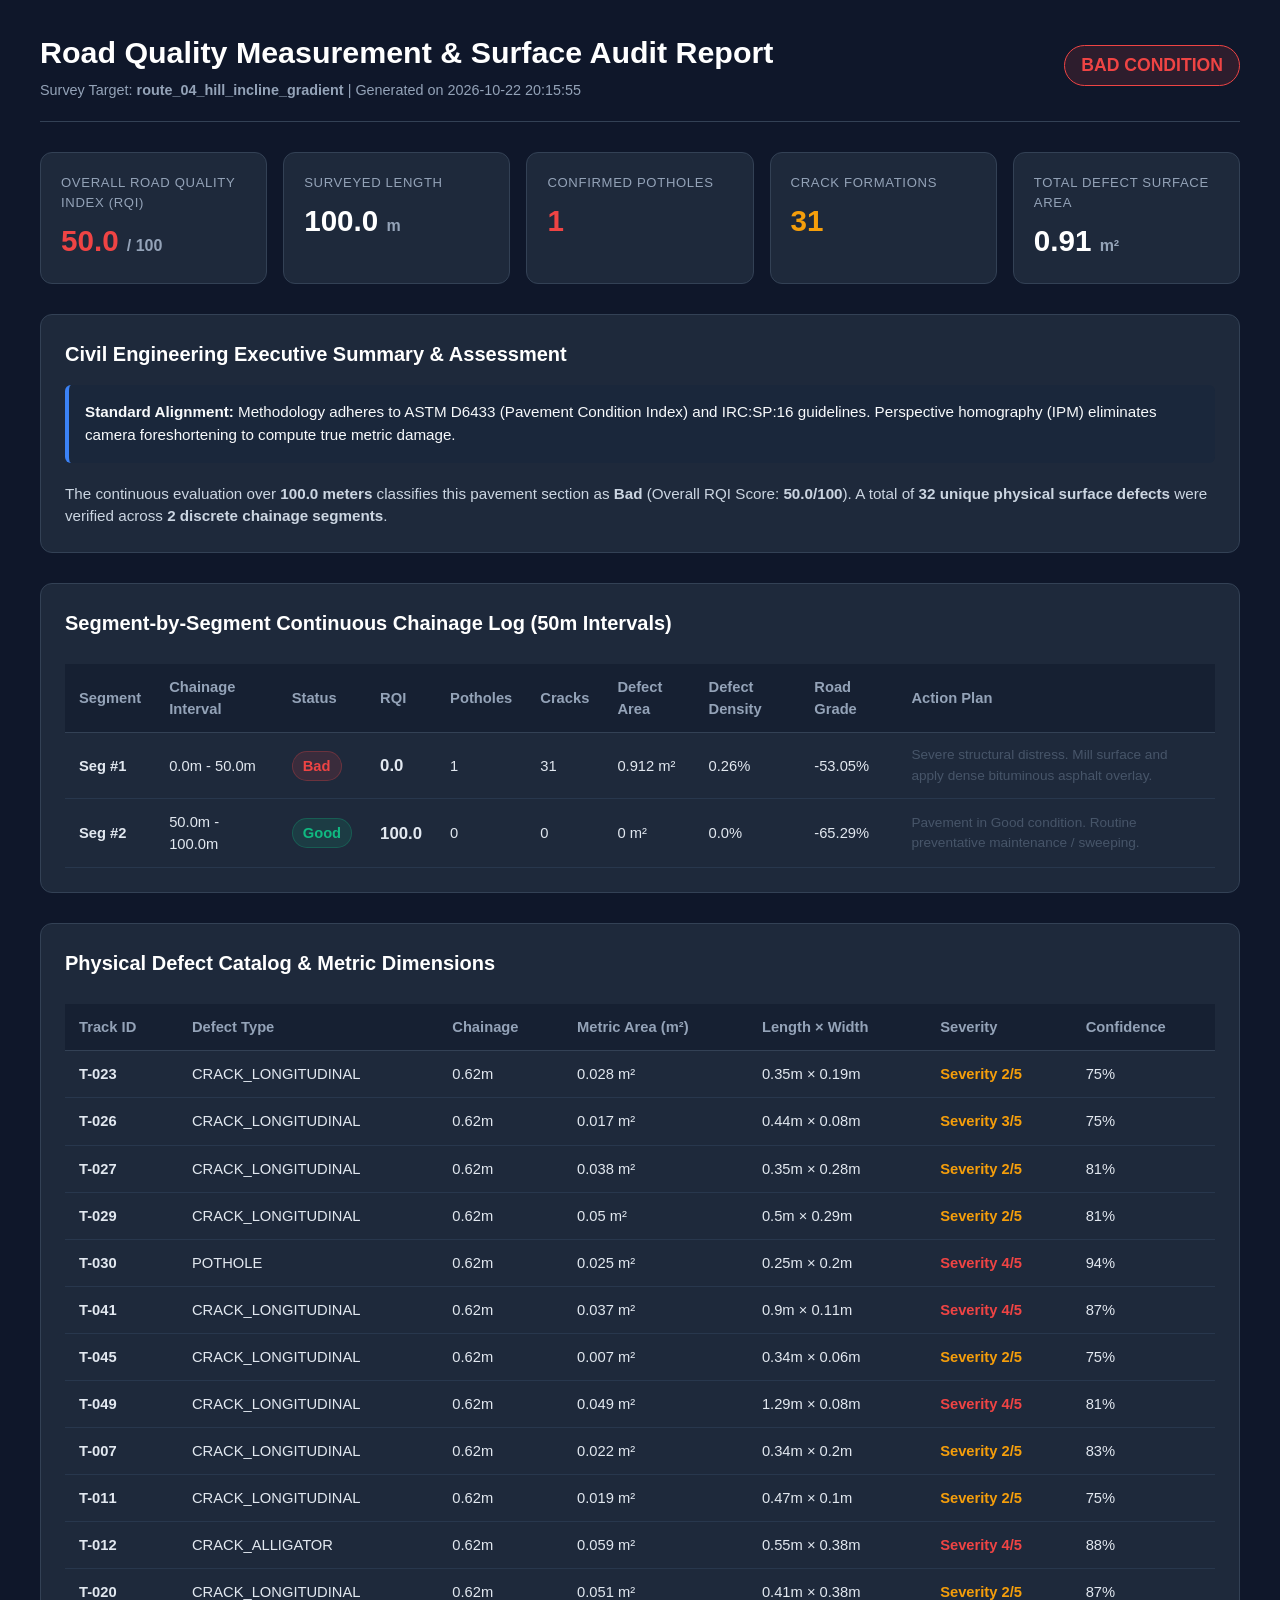
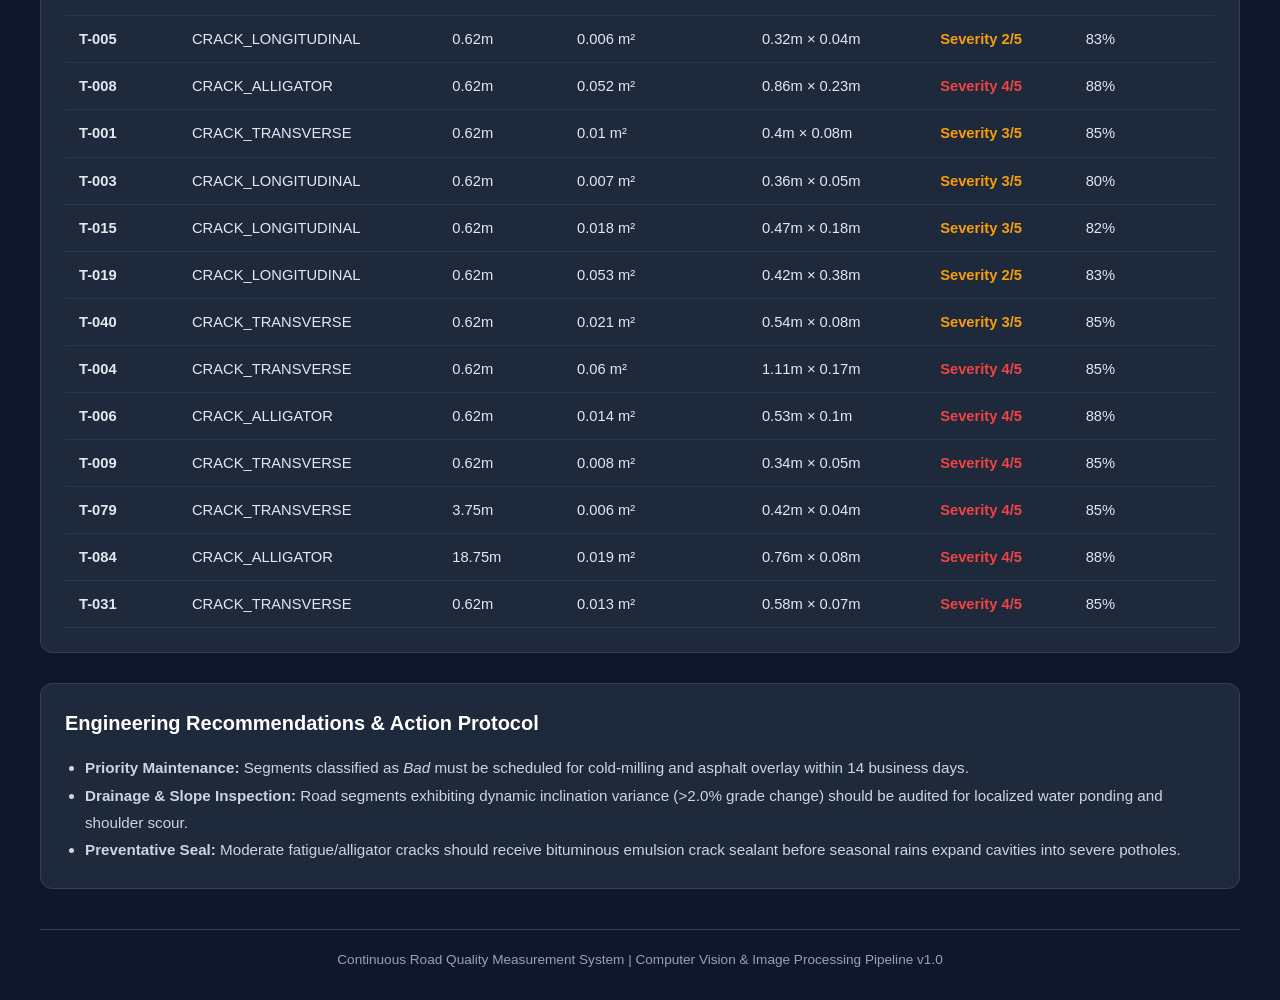
<file: output/reports/route_04_hill_incline_gradient_audit_report.html>
<!DOCTYPE html>
<html lang="en">
<head>
    <meta charset="UTF-8">
    <meta name="viewport" content="width=device-width, initial-scale=1.0">
    <title>Road Quality Audit Report - route_04_hill_incline_gradient</title>
    <style>
        :root {
            --bg: #0f172a;
            --surface: #1e293b;
            --surface-card: #273549;
            --text-main: #f8fafc;
            --text-muted: #94a3b8;
            --primary: #3b82f6;
            --good: #10b981;
            --fair: #f59e0b;
            --bad: #ef4444;
            --border: #334155;
        }
        * { box-sizing: border-box; margin: 0; padding: 0; font-family: -apple-system, BlinkMacSystemFont, "Segoe UI", Roboto, sans-serif; }
        body { background: var(--bg); color: var(--text-main); padding: 30px; line-height: 1.5; }
        .container { max-width: 1200px; margin: 0 auto; }
        .header { display: flex; justify-content: space-between; align-items: center; border-bottom: 1px solid var(--border); padding-bottom: 20px; margin-bottom: 30px; }
        .header h1 { font-size: 1.9rem; font-weight: 700; color: #fff; }
        .header p { color: var(--text-muted); font-size: 0.9rem; margin-top: 4px; }
        .kpi-grid { display: grid; grid-template-columns: repeat(auto-fit, minmax(210px, 1fr)); gap: 16px; margin-bottom: 30px; }
        .kpi-card { background: var(--surface); border: 1px solid var(--border); border-radius: 12px; padding: 20px; }
        .kpi-title { font-size: 0.82rem; color: var(--text-muted); text-transform: uppercase; letter-spacing: 0.05em; margin-bottom: 6px; }
        .kpi-value { font-size: 1.85rem; font-weight: 700; color: #fff; }
        .rating-badge { display: inline-block; padding: 6px 16px; border-radius: 999px; font-size: 1.1rem; font-weight: 800; background: #ef444422; color: #ef4444; border: 1.5px solid #ef4444; }
        .section { background: var(--surface); border: 1px solid var(--border); border-radius: 12px; padding: 24px; margin-bottom: 30px; }
        .section-title { font-size: 1.25rem; font-weight: 700; margin-bottom: 16px; color: #fff; display: flex; align-items: center; gap: 8px; }
        table { width: 100%; border-collapse: collapse; text-align: left; margin-top: 10px; font-size: 0.92rem; }
        th { background: #162032; padding: 12px 14px; color: var(--text-muted); font-weight: 600; border-bottom: 1px solid var(--border); }
        td { padding: 12px 14px; border-bottom: 1px solid #28374d; color: #e2e8f0; }
        tr:hover { background: #253347; }
        .callout { background: #1a273b; border-left: 4px solid var(--primary); padding: 16px; border-radius: 6px; margin-bottom: 20px; font-size: 0.95rem; }
        .footer { text-align: center; color: var(--text-muted); font-size: 0.85rem; margin-top: 40px; border-top: 1px solid var(--border); padding-top: 20px; }
    </style>
</head>
<body>
    <div class="container">
        <div class="header">
            <div>
                <h1>Road Quality Measurement & Surface Audit Report</h1>
                <p>Survey Target: <strong>route_04_hill_incline_gradient</strong> | Generated on 2026-10-22 20:15:55</p>
            </div>
            <div>
                <span class="rating-badge">BAD CONDITION</span>
            </div>
        </div>

        <div class="kpi-grid">
            <div class="kpi-card">
                <div class="kpi-title">Overall Road Quality Index (RQI)</div>
                <div class="kpi-value" style="color: #ef4444;">50.0 <span style="font-size: 1rem; color: var(--text-muted);">/ 100</span></div>
            </div>
            <div class="kpi-card">
                <div class="kpi-title">Surveyed Length</div>
                <div class="kpi-value">100.0 <span style="font-size: 1rem; color: var(--text-muted);">m</span></div>
            </div>
            <div class="kpi-card">
                <div class="kpi-title">Confirmed Potholes</div>
                <div class="kpi-value" style="color: #ef4444;">1</div>
            </div>
            <div class="kpi-card">
                <div class="kpi-title">Crack Formations</div>
                <div class="kpi-value" style="color: #f59e0b;">31</div>
            </div>
            <div class="kpi-card">
                <div class="kpi-title">Total Defect Surface Area</div>
                <div class="kpi-value">0.91 <span style="font-size: 1rem; color: var(--text-muted);">m²</span></div>
            </div>
        </div>

        <div class="section">
            <div class="section-title">Civil Engineering Executive Summary & Assessment</div>
            <div class="callout">
                <strong>Standard Alignment:</strong> Methodology adheres to ASTM D6433 (Pavement Condition Index) and IRC:SP:16 guidelines.
                Perspective homography (IPM) eliminates camera foreshortening to compute true metric damage.
            </div>
            <p style="color: #cbd5e1; font-size: 0.95rem;">
                The continuous evaluation over <strong>100.0 meters</strong> classifies this pavement section as <strong>Bad</strong> (Overall RQI Score: <strong>50.0/100</strong>).
                A total of <strong>32 unique physical surface defects</strong> were verified across <strong>2 discrete chainage segments</strong>.
            </p>
        </div>

        <div class="section">
            <div class="section-title">Segment-by-Segment Continuous Chainage Log (50m Intervals)</div>
            <div style="overflow-x: auto;">
                <table>
                    <thead>
                        <tr>
                            <th>Segment</th>
                            <th>Chainage Interval</th>
                            <th>Status</th>
                            <th>RQI</th>
                            <th>Potholes</th>
                            <th>Cracks</th>
                            <th>Defect Area</th>
                            <th>Defect Density</th>
                            <th>Road Grade</th>
                            <th>Action Plan</th>
                        </tr>
                    </thead>
                    <tbody>
                        
            <tr>
                <td style="font-weight: 600;">Seg #1</td>
                <td>0.0m - 50.0m</td>
                <td><span style="display:inline-block; padding: 3px 10px; border-radius: 999px; background: #ef444422; color: #ef4444; font-weight:700; border: 1px solid #ef444444;">Bad</span></td>
                <td style="font-weight: 700; font-size: 1.05rem;">0.0</td>
                <td>1</td>
                <td>31</td>
                <td>0.912 m²</td>
                <td>0.26%</td>
                <td>-53.05%</td>
                <td style="font-size: 0.85rem; color: #475569;">Severe structural distress. Mill surface and apply dense bituminous asphalt overlay.</td>
            </tr>
            

            <tr>
                <td style="font-weight: 600;">Seg #2</td>
                <td>50.0m - 100.0m</td>
                <td><span style="display:inline-block; padding: 3px 10px; border-radius: 999px; background: #10b98122; color: #10b981; font-weight:700; border: 1px solid #10b98144;">Good</span></td>
                <td style="font-weight: 700; font-size: 1.05rem;">100.0</td>
                <td>0</td>
                <td>0</td>
                <td>0 m²</td>
                <td>0.0%</td>
                <td>-65.29%</td>
                <td style="font-size: 0.85rem; color: #475569;">Pavement in Good condition. Routine preventative maintenance / sweeping.</td>
            </tr>
            
                    </tbody>
                </table>
            </div>
        </div>

        <div class="section">
            <div class="section-title">Physical Defect Catalog & Metric Dimensions</div>
            <div style="overflow-x: auto;">
                <table>
                    <thead>
                        <tr>
                            <th>Track ID</th>
                            <th>Defect Type</th>
                            <th>Chainage</th>
                            <th>Metric Area (m²)</th>
                            <th>Length × Width</th>
                            <th>Severity</th>
                            <th>Confidence</th>
                        </tr>
                    </thead>
                    <tbody>
                        
            <tr>
                <td style="font-weight: 600;">T-023</td>
                <td>CRACK_LONGITUDINAL</td>
                <td>0.62m</td>
                <td>0.028 m²</td>
                <td>0.35m × 0.19m</td>
                <td><span style="font-weight:700; color:#f59e0b;">Severity 2/5</span></td>
                <td>75%</td>
            </tr>
            

            <tr>
                <td style="font-weight: 600;">T-026</td>
                <td>CRACK_LONGITUDINAL</td>
                <td>0.62m</td>
                <td>0.017 m²</td>
                <td>0.44m × 0.08m</td>
                <td><span style="font-weight:700; color:#f59e0b;">Severity 3/5</span></td>
                <td>75%</td>
            </tr>
            

            <tr>
                <td style="font-weight: 600;">T-027</td>
                <td>CRACK_LONGITUDINAL</td>
                <td>0.62m</td>
                <td>0.038 m²</td>
                <td>0.35m × 0.28m</td>
                <td><span style="font-weight:700; color:#f59e0b;">Severity 2/5</span></td>
                <td>81%</td>
            </tr>
            

            <tr>
                <td style="font-weight: 600;">T-029</td>
                <td>CRACK_LONGITUDINAL</td>
                <td>0.62m</td>
                <td>0.05 m²</td>
                <td>0.5m × 0.29m</td>
                <td><span style="font-weight:700; color:#f59e0b;">Severity 2/5</span></td>
                <td>81%</td>
            </tr>
            

            <tr>
                <td style="font-weight: 600;">T-030</td>
                <td>POTHOLE</td>
                <td>0.62m</td>
                <td>0.025 m²</td>
                <td>0.25m × 0.2m</td>
                <td><span style="font-weight:700; color:#ef4444;">Severity 4/5</span></td>
                <td>94%</td>
            </tr>
            

            <tr>
                <td style="font-weight: 600;">T-041</td>
                <td>CRACK_LONGITUDINAL</td>
                <td>0.62m</td>
                <td>0.037 m²</td>
                <td>0.9m × 0.11m</td>
                <td><span style="font-weight:700; color:#ef4444;">Severity 4/5</span></td>
                <td>87%</td>
            </tr>
            

            <tr>
                <td style="font-weight: 600;">T-045</td>
                <td>CRACK_LONGITUDINAL</td>
                <td>0.62m</td>
                <td>0.007 m²</td>
                <td>0.34m × 0.06m</td>
                <td><span style="font-weight:700; color:#f59e0b;">Severity 2/5</span></td>
                <td>75%</td>
            </tr>
            

            <tr>
                <td style="font-weight: 600;">T-049</td>
                <td>CRACK_LONGITUDINAL</td>
                <td>0.62m</td>
                <td>0.049 m²</td>
                <td>1.29m × 0.08m</td>
                <td><span style="font-weight:700; color:#ef4444;">Severity 4/5</span></td>
                <td>81%</td>
            </tr>
            

            <tr>
                <td style="font-weight: 600;">T-007</td>
                <td>CRACK_LONGITUDINAL</td>
                <td>0.62m</td>
                <td>0.022 m²</td>
                <td>0.34m × 0.2m</td>
                <td><span style="font-weight:700; color:#f59e0b;">Severity 2/5</span></td>
                <td>83%</td>
            </tr>
            

            <tr>
                <td style="font-weight: 600;">T-011</td>
                <td>CRACK_LONGITUDINAL</td>
                <td>0.62m</td>
                <td>0.019 m²</td>
                <td>0.47m × 0.1m</td>
                <td><span style="font-weight:700; color:#f59e0b;">Severity 2/5</span></td>
                <td>75%</td>
            </tr>
            

            <tr>
                <td style="font-weight: 600;">T-012</td>
                <td>CRACK_ALLIGATOR</td>
                <td>0.62m</td>
                <td>0.059 m²</td>
                <td>0.55m × 0.38m</td>
                <td><span style="font-weight:700; color:#ef4444;">Severity 4/5</span></td>
                <td>88%</td>
            </tr>
            

            <tr>
                <td style="font-weight: 600;">T-020</td>
                <td>CRACK_LONGITUDINAL</td>
                <td>0.62m</td>
                <td>0.051 m²</td>
                <td>0.41m × 0.38m</td>
                <td><span style="font-weight:700; color:#f59e0b;">Severity 2/5</span></td>
                <td>87%</td>
            </tr>
            

            <tr>
                <td style="font-weight: 600;">T-005</td>
                <td>CRACK_LONGITUDINAL</td>
                <td>0.62m</td>
                <td>0.006 m²</td>
                <td>0.32m × 0.04m</td>
                <td><span style="font-weight:700; color:#f59e0b;">Severity 2/5</span></td>
                <td>83%</td>
            </tr>
            

            <tr>
                <td style="font-weight: 600;">T-008</td>
                <td>CRACK_ALLIGATOR</td>
                <td>0.62m</td>
                <td>0.052 m²</td>
                <td>0.86m × 0.23m</td>
                <td><span style="font-weight:700; color:#ef4444;">Severity 4/5</span></td>
                <td>88%</td>
            </tr>
            

            <tr>
                <td style="font-weight: 600;">T-001</td>
                <td>CRACK_TRANSVERSE</td>
                <td>0.62m</td>
                <td>0.01 m²</td>
                <td>0.4m × 0.08m</td>
                <td><span style="font-weight:700; color:#f59e0b;">Severity 3/5</span></td>
                <td>85%</td>
            </tr>
            

            <tr>
                <td style="font-weight: 600;">T-003</td>
                <td>CRACK_LONGITUDINAL</td>
                <td>0.62m</td>
                <td>0.007 m²</td>
                <td>0.36m × 0.05m</td>
                <td><span style="font-weight:700; color:#f59e0b;">Severity 3/5</span></td>
                <td>80%</td>
            </tr>
            

            <tr>
                <td style="font-weight: 600;">T-015</td>
                <td>CRACK_LONGITUDINAL</td>
                <td>0.62m</td>
                <td>0.018 m²</td>
                <td>0.47m × 0.18m</td>
                <td><span style="font-weight:700; color:#f59e0b;">Severity 3/5</span></td>
                <td>82%</td>
            </tr>
            

            <tr>
                <td style="font-weight: 600;">T-019</td>
                <td>CRACK_LONGITUDINAL</td>
                <td>0.62m</td>
                <td>0.053 m²</td>
                <td>0.42m × 0.38m</td>
                <td><span style="font-weight:700; color:#f59e0b;">Severity 2/5</span></td>
                <td>83%</td>
            </tr>
            

            <tr>
                <td style="font-weight: 600;">T-040</td>
                <td>CRACK_TRANSVERSE</td>
                <td>0.62m</td>
                <td>0.021 m²</td>
                <td>0.54m × 0.08m</td>
                <td><span style="font-weight:700; color:#f59e0b;">Severity 3/5</span></td>
                <td>85%</td>
            </tr>
            

            <tr>
                <td style="font-weight: 600;">T-004</td>
                <td>CRACK_TRANSVERSE</td>
                <td>0.62m</td>
                <td>0.06 m²</td>
                <td>1.11m × 0.17m</td>
                <td><span style="font-weight:700; color:#ef4444;">Severity 4/5</span></td>
                <td>85%</td>
            </tr>
            

            <tr>
                <td style="font-weight: 600;">T-006</td>
                <td>CRACK_ALLIGATOR</td>
                <td>0.62m</td>
                <td>0.014 m²</td>
                <td>0.53m × 0.1m</td>
                <td><span style="font-weight:700; color:#ef4444;">Severity 4/5</span></td>
                <td>88%</td>
            </tr>
            

            <tr>
                <td style="font-weight: 600;">T-009</td>
                <td>CRACK_TRANSVERSE</td>
                <td>0.62m</td>
                <td>0.008 m²</td>
                <td>0.34m × 0.05m</td>
                <td><span style="font-weight:700; color:#ef4444;">Severity 4/5</span></td>
                <td>85%</td>
            </tr>
            

            <tr>
                <td style="font-weight: 600;">T-079</td>
                <td>CRACK_TRANSVERSE</td>
                <td>3.75m</td>
                <td>0.006 m²</td>
                <td>0.42m × 0.04m</td>
                <td><span style="font-weight:700; color:#ef4444;">Severity 4/5</span></td>
                <td>85%</td>
            </tr>
            

            <tr>
                <td style="font-weight: 600;">T-084</td>
                <td>CRACK_ALLIGATOR</td>
                <td>18.75m</td>
                <td>0.019 m²</td>
                <td>0.76m × 0.08m</td>
                <td><span style="font-weight:700; color:#ef4444;">Severity 4/5</span></td>
                <td>88%</td>
            </tr>
            

            <tr>
                <td style="font-weight: 600;">T-031</td>
                <td>CRACK_TRANSVERSE</td>
                <td>0.62m</td>
                <td>0.013 m²</td>
                <td>0.58m × 0.07m</td>
                <td><span style="font-weight:700; color:#ef4444;">Severity 4/5</span></td>
                <td>85%</td>
            </tr>
            
                    </tbody>
                </table>
            </div>
        </div>

        <div class="section">
            <div class="section-title">Engineering Recommendations & Action Protocol</div>
            <ul style="padding-left: 20px; color: #cbd5e1; line-height: 1.8; font-size: 0.95rem;">
                <li><strong>Priority Maintenance:</strong> Segments classified as <em>Bad</em> must be scheduled for cold-milling and asphalt overlay within 14 business days.</li>
                <li><strong>Drainage & Slope Inspection:</strong> Road segments exhibiting dynamic inclination variance (>2.0% grade change) should be audited for localized water ponding and shoulder scour.</li>
                <li><strong>Preventative Seal:</strong> Moderate fatigue/alligator cracks should receive bituminous emulsion crack sealant before seasonal rains expand cavities into severe potholes.</li>
            </ul>
        </div>

        <div class="footer">
            Continuous Road Quality Measurement System | Computer Vision & Image Processing Pipeline v1.0
        </div>
    </div>
</body>
</html>
</file>
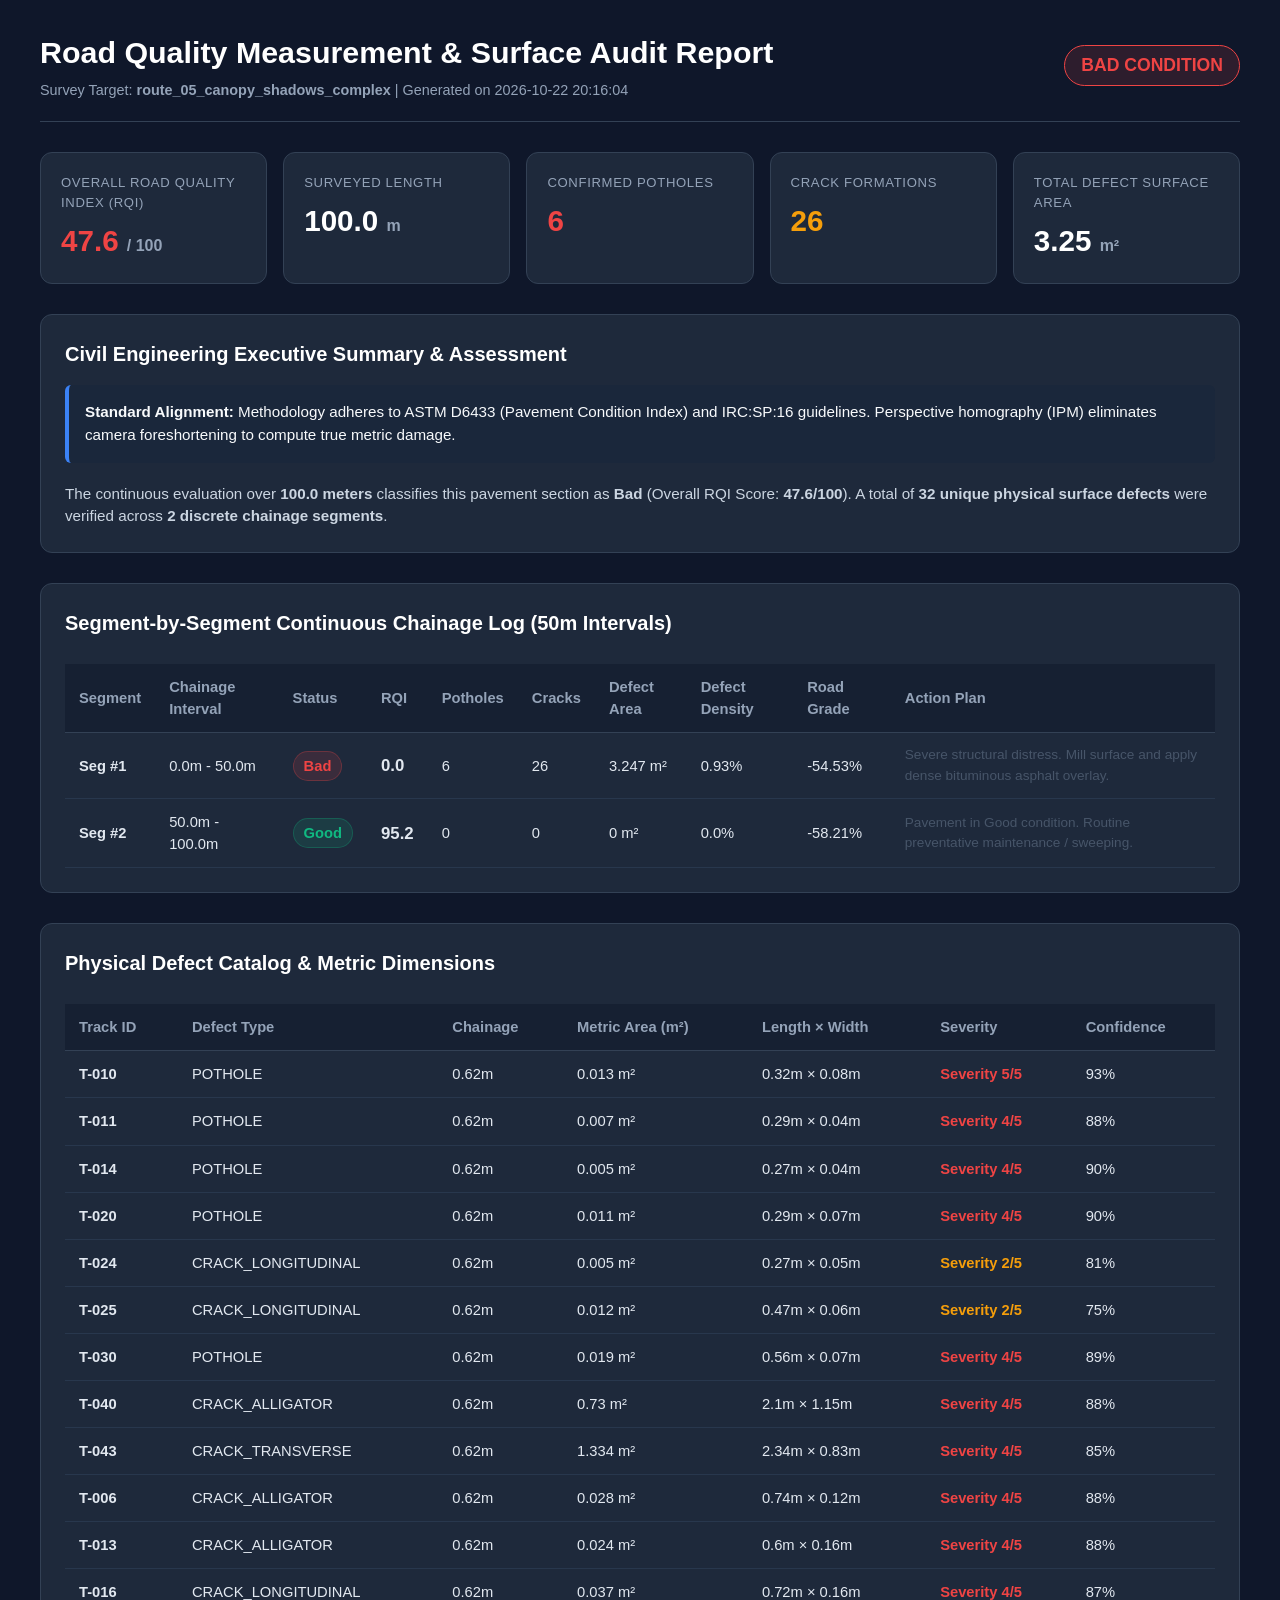
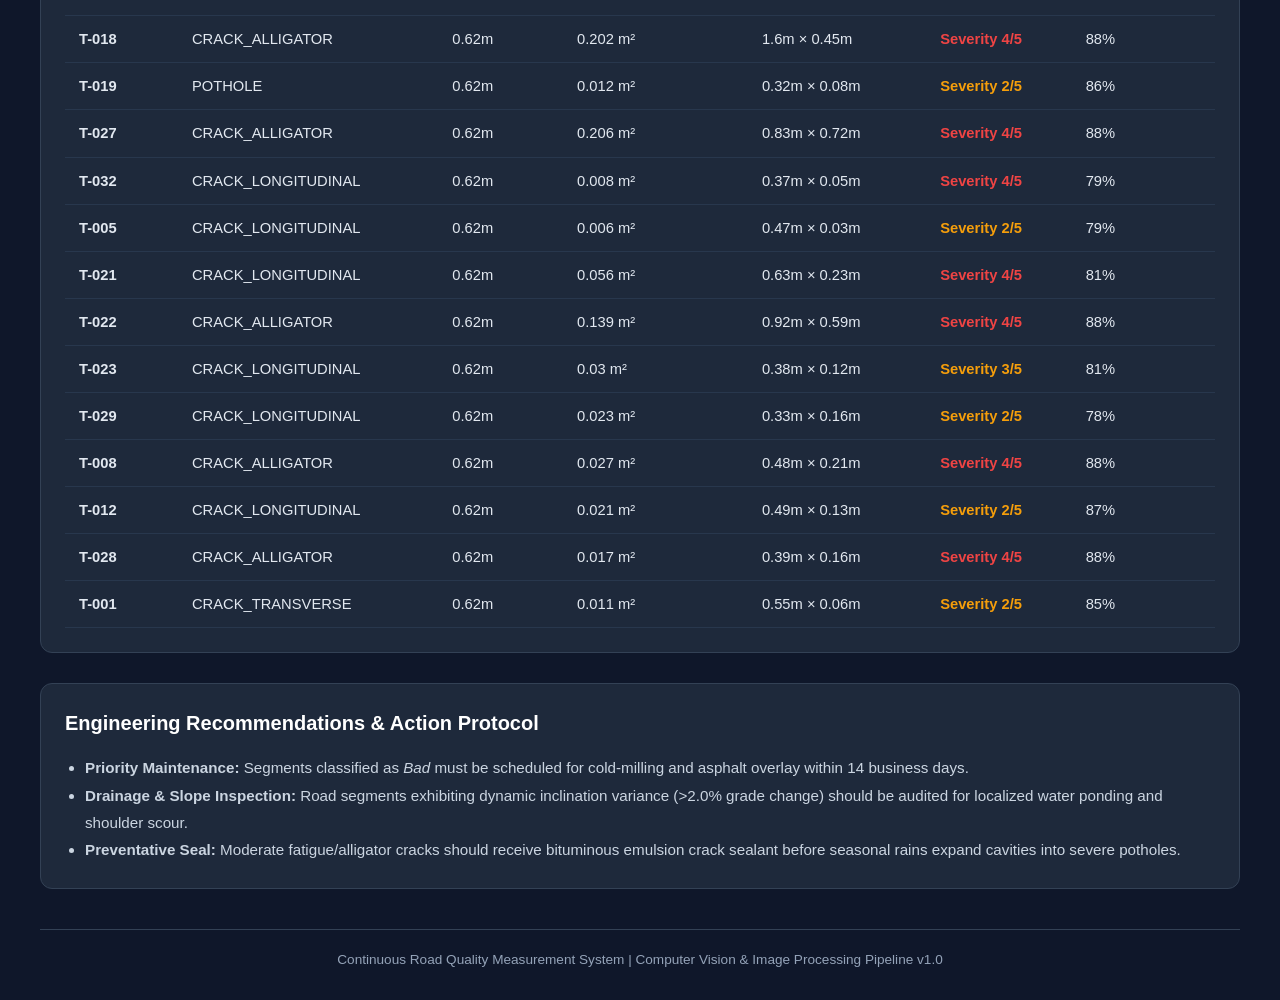
<file: output/reports/route_05_canopy_shadows_complex_audit_report.html>
<!DOCTYPE html>
<html lang="en">
<head>
    <meta charset="UTF-8">
    <meta name="viewport" content="width=device-width, initial-scale=1.0">
    <title>Road Quality Audit Report - route_05_canopy_shadows_complex</title>
    <style>
        :root {
            --bg: #0f172a;
            --surface: #1e293b;
            --surface-card: #273549;
            --text-main: #f8fafc;
            --text-muted: #94a3b8;
            --primary: #3b82f6;
            --good: #10b981;
            --fair: #f59e0b;
            --bad: #ef4444;
            --border: #334155;
        }
        * { box-sizing: border-box; margin: 0; padding: 0; font-family: -apple-system, BlinkMacSystemFont, "Segoe UI", Roboto, sans-serif; }
        body { background: var(--bg); color: var(--text-main); padding: 30px; line-height: 1.5; }
        .container { max-width: 1200px; margin: 0 auto; }
        .header { display: flex; justify-content: space-between; align-items: center; border-bottom: 1px solid var(--border); padding-bottom: 20px; margin-bottom: 30px; }
        .header h1 { font-size: 1.9rem; font-weight: 700; color: #fff; }
        .header p { color: var(--text-muted); font-size: 0.9rem; margin-top: 4px; }
        .kpi-grid { display: grid; grid-template-columns: repeat(auto-fit, minmax(210px, 1fr)); gap: 16px; margin-bottom: 30px; }
        .kpi-card { background: var(--surface); border: 1px solid var(--border); border-radius: 12px; padding: 20px; }
        .kpi-title { font-size: 0.82rem; color: var(--text-muted); text-transform: uppercase; letter-spacing: 0.05em; margin-bottom: 6px; }
        .kpi-value { font-size: 1.85rem; font-weight: 700; color: #fff; }
        .rating-badge { display: inline-block; padding: 6px 16px; border-radius: 999px; font-size: 1.1rem; font-weight: 800; background: #ef444422; color: #ef4444; border: 1.5px solid #ef4444; }
        .section { background: var(--surface); border: 1px solid var(--border); border-radius: 12px; padding: 24px; margin-bottom: 30px; }
        .section-title { font-size: 1.25rem; font-weight: 700; margin-bottom: 16px; color: #fff; display: flex; align-items: center; gap: 8px; }
        table { width: 100%; border-collapse: collapse; text-align: left; margin-top: 10px; font-size: 0.92rem; }
        th { background: #162032; padding: 12px 14px; color: var(--text-muted); font-weight: 600; border-bottom: 1px solid var(--border); }
        td { padding: 12px 14px; border-bottom: 1px solid #28374d; color: #e2e8f0; }
        tr:hover { background: #253347; }
        .callout { background: #1a273b; border-left: 4px solid var(--primary); padding: 16px; border-radius: 6px; margin-bottom: 20px; font-size: 0.95rem; }
        .footer { text-align: center; color: var(--text-muted); font-size: 0.85rem; margin-top: 40px; border-top: 1px solid var(--border); padding-top: 20px; }
    </style>
</head>
<body>
    <div class="container">
        <div class="header">
            <div>
                <h1>Road Quality Measurement & Surface Audit Report</h1>
                <p>Survey Target: <strong>route_05_canopy_shadows_complex</strong> | Generated on 2026-10-22 20:16:04</p>
            </div>
            <div>
                <span class="rating-badge">BAD CONDITION</span>
            </div>
        </div>

        <div class="kpi-grid">
            <div class="kpi-card">
                <div class="kpi-title">Overall Road Quality Index (RQI)</div>
                <div class="kpi-value" style="color: #ef4444;">47.6 <span style="font-size: 1rem; color: var(--text-muted);">/ 100</span></div>
            </div>
            <div class="kpi-card">
                <div class="kpi-title">Surveyed Length</div>
                <div class="kpi-value">100.0 <span style="font-size: 1rem; color: var(--text-muted);">m</span></div>
            </div>
            <div class="kpi-card">
                <div class="kpi-title">Confirmed Potholes</div>
                <div class="kpi-value" style="color: #ef4444;">6</div>
            </div>
            <div class="kpi-card">
                <div class="kpi-title">Crack Formations</div>
                <div class="kpi-value" style="color: #f59e0b;">26</div>
            </div>
            <div class="kpi-card">
                <div class="kpi-title">Total Defect Surface Area</div>
                <div class="kpi-value">3.25 <span style="font-size: 1rem; color: var(--text-muted);">m²</span></div>
            </div>
        </div>

        <div class="section">
            <div class="section-title">Civil Engineering Executive Summary & Assessment</div>
            <div class="callout">
                <strong>Standard Alignment:</strong> Methodology adheres to ASTM D6433 (Pavement Condition Index) and IRC:SP:16 guidelines.
                Perspective homography (IPM) eliminates camera foreshortening to compute true metric damage.
            </div>
            <p style="color: #cbd5e1; font-size: 0.95rem;">
                The continuous evaluation over <strong>100.0 meters</strong> classifies this pavement section as <strong>Bad</strong> (Overall RQI Score: <strong>47.6/100</strong>).
                A total of <strong>32 unique physical surface defects</strong> were verified across <strong>2 discrete chainage segments</strong>.
            </p>
        </div>

        <div class="section">
            <div class="section-title">Segment-by-Segment Continuous Chainage Log (50m Intervals)</div>
            <div style="overflow-x: auto;">
                <table>
                    <thead>
                        <tr>
                            <th>Segment</th>
                            <th>Chainage Interval</th>
                            <th>Status</th>
                            <th>RQI</th>
                            <th>Potholes</th>
                            <th>Cracks</th>
                            <th>Defect Area</th>
                            <th>Defect Density</th>
                            <th>Road Grade</th>
                            <th>Action Plan</th>
                        </tr>
                    </thead>
                    <tbody>
                        
            <tr>
                <td style="font-weight: 600;">Seg #1</td>
                <td>0.0m - 50.0m</td>
                <td><span style="display:inline-block; padding: 3px 10px; border-radius: 999px; background: #ef444422; color: #ef4444; font-weight:700; border: 1px solid #ef444444;">Bad</span></td>
                <td style="font-weight: 700; font-size: 1.05rem;">0.0</td>
                <td>6</td>
                <td>26</td>
                <td>3.247 m²</td>
                <td>0.93%</td>
                <td>-54.53%</td>
                <td style="font-size: 0.85rem; color: #475569;">Severe structural distress. Mill surface and apply dense bituminous asphalt overlay.</td>
            </tr>
            

            <tr>
                <td style="font-weight: 600;">Seg #2</td>
                <td>50.0m - 100.0m</td>
                <td><span style="display:inline-block; padding: 3px 10px; border-radius: 999px; background: #10b98122; color: #10b981; font-weight:700; border: 1px solid #10b98144;">Good</span></td>
                <td style="font-weight: 700; font-size: 1.05rem;">95.2</td>
                <td>0</td>
                <td>0</td>
                <td>0 m²</td>
                <td>0.0%</td>
                <td>-58.21%</td>
                <td style="font-size: 0.85rem; color: #475569;">Pavement in Good condition. Routine preventative maintenance / sweeping.</td>
            </tr>
            
                    </tbody>
                </table>
            </div>
        </div>

        <div class="section">
            <div class="section-title">Physical Defect Catalog & Metric Dimensions</div>
            <div style="overflow-x: auto;">
                <table>
                    <thead>
                        <tr>
                            <th>Track ID</th>
                            <th>Defect Type</th>
                            <th>Chainage</th>
                            <th>Metric Area (m²)</th>
                            <th>Length × Width</th>
                            <th>Severity</th>
                            <th>Confidence</th>
                        </tr>
                    </thead>
                    <tbody>
                        
            <tr>
                <td style="font-weight: 600;">T-010</td>
                <td>POTHOLE</td>
                <td>0.62m</td>
                <td>0.013 m²</td>
                <td>0.32m × 0.08m</td>
                <td><span style="font-weight:700; color:#ef4444;">Severity 5/5</span></td>
                <td>93%</td>
            </tr>
            

            <tr>
                <td style="font-weight: 600;">T-011</td>
                <td>POTHOLE</td>
                <td>0.62m</td>
                <td>0.007 m²</td>
                <td>0.29m × 0.04m</td>
                <td><span style="font-weight:700; color:#ef4444;">Severity 4/5</span></td>
                <td>88%</td>
            </tr>
            

            <tr>
                <td style="font-weight: 600;">T-014</td>
                <td>POTHOLE</td>
                <td>0.62m</td>
                <td>0.005 m²</td>
                <td>0.27m × 0.04m</td>
                <td><span style="font-weight:700; color:#ef4444;">Severity 4/5</span></td>
                <td>90%</td>
            </tr>
            

            <tr>
                <td style="font-weight: 600;">T-020</td>
                <td>POTHOLE</td>
                <td>0.62m</td>
                <td>0.011 m²</td>
                <td>0.29m × 0.07m</td>
                <td><span style="font-weight:700; color:#ef4444;">Severity 4/5</span></td>
                <td>90%</td>
            </tr>
            

            <tr>
                <td style="font-weight: 600;">T-024</td>
                <td>CRACK_LONGITUDINAL</td>
                <td>0.62m</td>
                <td>0.005 m²</td>
                <td>0.27m × 0.05m</td>
                <td><span style="font-weight:700; color:#f59e0b;">Severity 2/5</span></td>
                <td>81%</td>
            </tr>
            

            <tr>
                <td style="font-weight: 600;">T-025</td>
                <td>CRACK_LONGITUDINAL</td>
                <td>0.62m</td>
                <td>0.012 m²</td>
                <td>0.47m × 0.06m</td>
                <td><span style="font-weight:700; color:#f59e0b;">Severity 2/5</span></td>
                <td>75%</td>
            </tr>
            

            <tr>
                <td style="font-weight: 600;">T-030</td>
                <td>POTHOLE</td>
                <td>0.62m</td>
                <td>0.019 m²</td>
                <td>0.56m × 0.07m</td>
                <td><span style="font-weight:700; color:#ef4444;">Severity 4/5</span></td>
                <td>89%</td>
            </tr>
            

            <tr>
                <td style="font-weight: 600;">T-040</td>
                <td>CRACK_ALLIGATOR</td>
                <td>0.62m</td>
                <td>0.73 m²</td>
                <td>2.1m × 1.15m</td>
                <td><span style="font-weight:700; color:#ef4444;">Severity 4/5</span></td>
                <td>88%</td>
            </tr>
            

            <tr>
                <td style="font-weight: 600;">T-043</td>
                <td>CRACK_TRANSVERSE</td>
                <td>0.62m</td>
                <td>1.334 m²</td>
                <td>2.34m × 0.83m</td>
                <td><span style="font-weight:700; color:#ef4444;">Severity 4/5</span></td>
                <td>85%</td>
            </tr>
            

            <tr>
                <td style="font-weight: 600;">T-006</td>
                <td>CRACK_ALLIGATOR</td>
                <td>0.62m</td>
                <td>0.028 m²</td>
                <td>0.74m × 0.12m</td>
                <td><span style="font-weight:700; color:#ef4444;">Severity 4/5</span></td>
                <td>88%</td>
            </tr>
            

            <tr>
                <td style="font-weight: 600;">T-013</td>
                <td>CRACK_ALLIGATOR</td>
                <td>0.62m</td>
                <td>0.024 m²</td>
                <td>0.6m × 0.16m</td>
                <td><span style="font-weight:700; color:#ef4444;">Severity 4/5</span></td>
                <td>88%</td>
            </tr>
            

            <tr>
                <td style="font-weight: 600;">T-016</td>
                <td>CRACK_LONGITUDINAL</td>
                <td>0.62m</td>
                <td>0.037 m²</td>
                <td>0.72m × 0.16m</td>
                <td><span style="font-weight:700; color:#ef4444;">Severity 4/5</span></td>
                <td>87%</td>
            </tr>
            

            <tr>
                <td style="font-weight: 600;">T-018</td>
                <td>CRACK_ALLIGATOR</td>
                <td>0.62m</td>
                <td>0.202 m²</td>
                <td>1.6m × 0.45m</td>
                <td><span style="font-weight:700; color:#ef4444;">Severity 4/5</span></td>
                <td>88%</td>
            </tr>
            

            <tr>
                <td style="font-weight: 600;">T-019</td>
                <td>POTHOLE</td>
                <td>0.62m</td>
                <td>0.012 m²</td>
                <td>0.32m × 0.08m</td>
                <td><span style="font-weight:700; color:#f59e0b;">Severity 2/5</span></td>
                <td>86%</td>
            </tr>
            

            <tr>
                <td style="font-weight: 600;">T-027</td>
                <td>CRACK_ALLIGATOR</td>
                <td>0.62m</td>
                <td>0.206 m²</td>
                <td>0.83m × 0.72m</td>
                <td><span style="font-weight:700; color:#ef4444;">Severity 4/5</span></td>
                <td>88%</td>
            </tr>
            

            <tr>
                <td style="font-weight: 600;">T-032</td>
                <td>CRACK_LONGITUDINAL</td>
                <td>0.62m</td>
                <td>0.008 m²</td>
                <td>0.37m × 0.05m</td>
                <td><span style="font-weight:700; color:#ef4444;">Severity 4/5</span></td>
                <td>79%</td>
            </tr>
            

            <tr>
                <td style="font-weight: 600;">T-005</td>
                <td>CRACK_LONGITUDINAL</td>
                <td>0.62m</td>
                <td>0.006 m²</td>
                <td>0.47m × 0.03m</td>
                <td><span style="font-weight:700; color:#f59e0b;">Severity 2/5</span></td>
                <td>79%</td>
            </tr>
            

            <tr>
                <td style="font-weight: 600;">T-021</td>
                <td>CRACK_LONGITUDINAL</td>
                <td>0.62m</td>
                <td>0.056 m²</td>
                <td>0.63m × 0.23m</td>
                <td><span style="font-weight:700; color:#ef4444;">Severity 4/5</span></td>
                <td>81%</td>
            </tr>
            

            <tr>
                <td style="font-weight: 600;">T-022</td>
                <td>CRACK_ALLIGATOR</td>
                <td>0.62m</td>
                <td>0.139 m²</td>
                <td>0.92m × 0.59m</td>
                <td><span style="font-weight:700; color:#ef4444;">Severity 4/5</span></td>
                <td>88%</td>
            </tr>
            

            <tr>
                <td style="font-weight: 600;">T-023</td>
                <td>CRACK_LONGITUDINAL</td>
                <td>0.62m</td>
                <td>0.03 m²</td>
                <td>0.38m × 0.12m</td>
                <td><span style="font-weight:700; color:#f59e0b;">Severity 3/5</span></td>
                <td>81%</td>
            </tr>
            

            <tr>
                <td style="font-weight: 600;">T-029</td>
                <td>CRACK_LONGITUDINAL</td>
                <td>0.62m</td>
                <td>0.023 m²</td>
                <td>0.33m × 0.16m</td>
                <td><span style="font-weight:700; color:#f59e0b;">Severity 2/5</span></td>
                <td>78%</td>
            </tr>
            

            <tr>
                <td style="font-weight: 600;">T-008</td>
                <td>CRACK_ALLIGATOR</td>
                <td>0.62m</td>
                <td>0.027 m²</td>
                <td>0.48m × 0.21m</td>
                <td><span style="font-weight:700; color:#ef4444;">Severity 4/5</span></td>
                <td>88%</td>
            </tr>
            

            <tr>
                <td style="font-weight: 600;">T-012</td>
                <td>CRACK_LONGITUDINAL</td>
                <td>0.62m</td>
                <td>0.021 m²</td>
                <td>0.49m × 0.13m</td>
                <td><span style="font-weight:700; color:#f59e0b;">Severity 2/5</span></td>
                <td>87%</td>
            </tr>
            

            <tr>
                <td style="font-weight: 600;">T-028</td>
                <td>CRACK_ALLIGATOR</td>
                <td>0.62m</td>
                <td>0.017 m²</td>
                <td>0.39m × 0.16m</td>
                <td><span style="font-weight:700; color:#ef4444;">Severity 4/5</span></td>
                <td>88%</td>
            </tr>
            

            <tr>
                <td style="font-weight: 600;">T-001</td>
                <td>CRACK_TRANSVERSE</td>
                <td>0.62m</td>
                <td>0.011 m²</td>
                <td>0.55m × 0.06m</td>
                <td><span style="font-weight:700; color:#f59e0b;">Severity 2/5</span></td>
                <td>85%</td>
            </tr>
            
                    </tbody>
                </table>
            </div>
        </div>

        <div class="section">
            <div class="section-title">Engineering Recommendations & Action Protocol</div>
            <ul style="padding-left: 20px; color: #cbd5e1; line-height: 1.8; font-size: 0.95rem;">
                <li><strong>Priority Maintenance:</strong> Segments classified as <em>Bad</em> must be scheduled for cold-milling and asphalt overlay within 14 business days.</li>
                <li><strong>Drainage & Slope Inspection:</strong> Road segments exhibiting dynamic inclination variance (>2.0% grade change) should be audited for localized water ponding and shoulder scour.</li>
                <li><strong>Preventative Seal:</strong> Moderate fatigue/alligator cracks should receive bituminous emulsion crack sealant before seasonal rains expand cavities into severe potholes.</li>
            </ul>
        </div>

        <div class="footer">
            Continuous Road Quality Measurement System | Computer Vision & Image Processing Pipeline v1.0
        </div>
    </div>
</body>
</html>
</file>
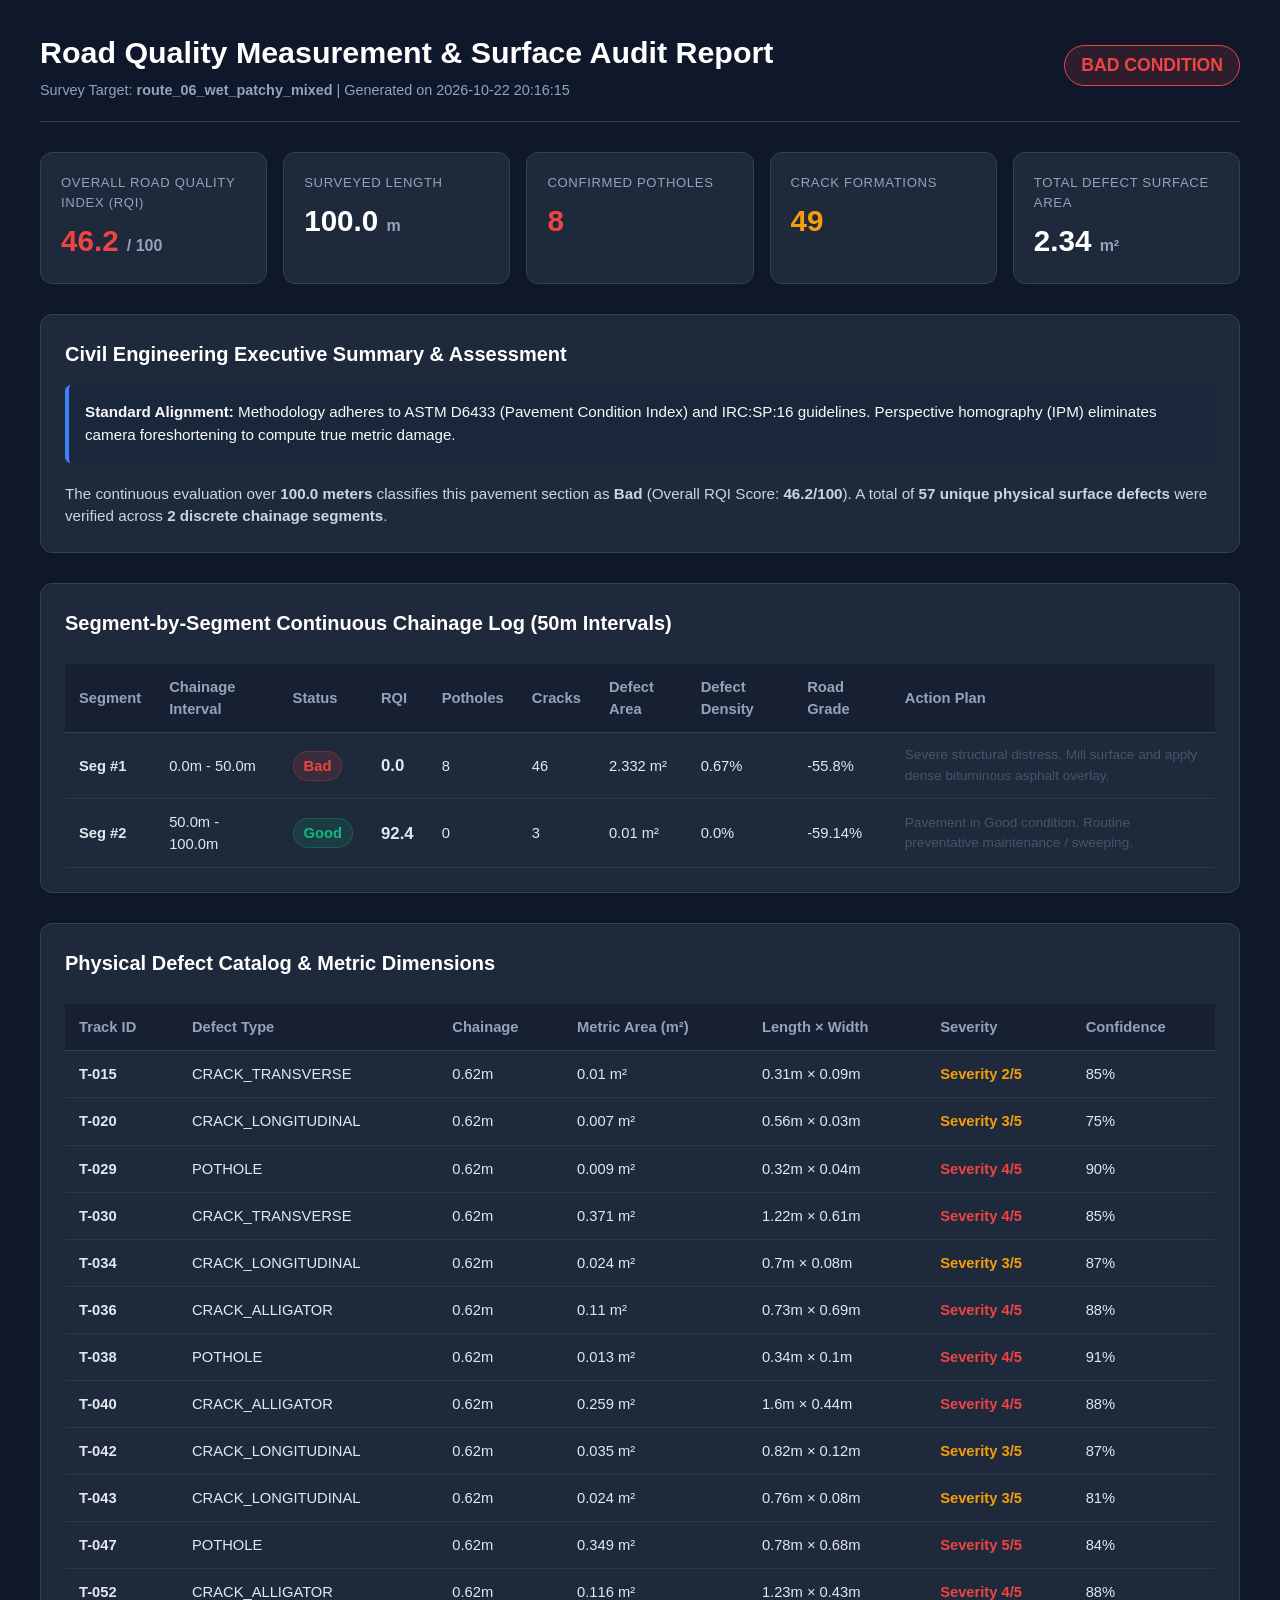
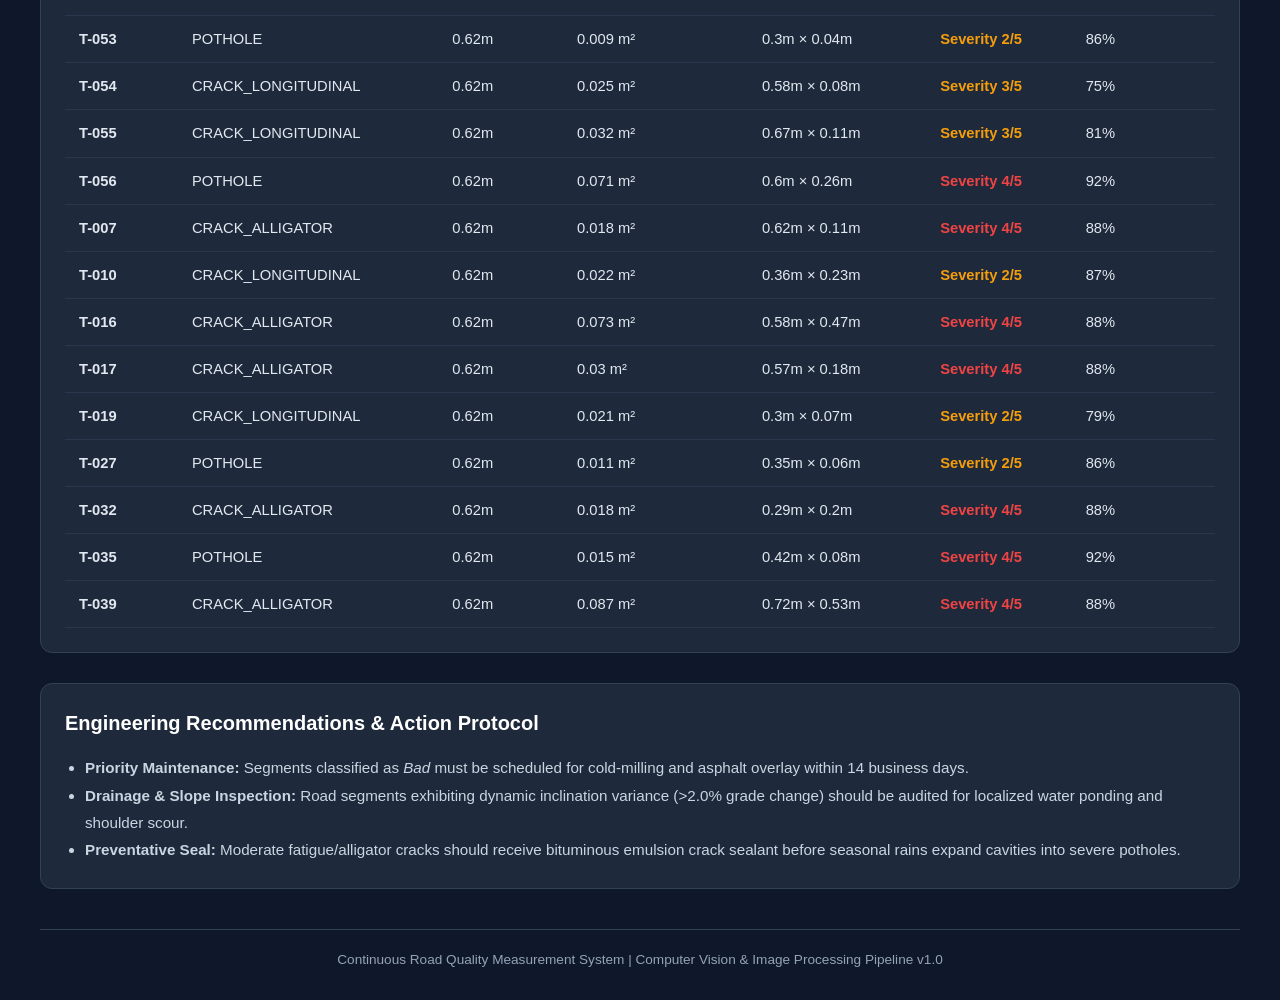
<file: output/reports/route_06_wet_patchy_mixed_audit_report.html>
<!DOCTYPE html>
<html lang="en">
<head>
    <meta charset="UTF-8">
    <meta name="viewport" content="width=device-width, initial-scale=1.0">
    <title>Road Quality Audit Report - route_06_wet_patchy_mixed</title>
    <style>
        :root {
            --bg: #0f172a;
            --surface: #1e293b;
            --surface-card: #273549;
            --text-main: #f8fafc;
            --text-muted: #94a3b8;
            --primary: #3b82f6;
            --good: #10b981;
            --fair: #f59e0b;
            --bad: #ef4444;
            --border: #334155;
        }
        * { box-sizing: border-box; margin: 0; padding: 0; font-family: -apple-system, BlinkMacSystemFont, "Segoe UI", Roboto, sans-serif; }
        body { background: var(--bg); color: var(--text-main); padding: 30px; line-height: 1.5; }
        .container { max-width: 1200px; margin: 0 auto; }
        .header { display: flex; justify-content: space-between; align-items: center; border-bottom: 1px solid var(--border); padding-bottom: 20px; margin-bottom: 30px; }
        .header h1 { font-size: 1.9rem; font-weight: 700; color: #fff; }
        .header p { color: var(--text-muted); font-size: 0.9rem; margin-top: 4px; }
        .kpi-grid { display: grid; grid-template-columns: repeat(auto-fit, minmax(210px, 1fr)); gap: 16px; margin-bottom: 30px; }
        .kpi-card { background: var(--surface); border: 1px solid var(--border); border-radius: 12px; padding: 20px; }
        .kpi-title { font-size: 0.82rem; color: var(--text-muted); text-transform: uppercase; letter-spacing: 0.05em; margin-bottom: 6px; }
        .kpi-value { font-size: 1.85rem; font-weight: 700; color: #fff; }
        .rating-badge { display: inline-block; padding: 6px 16px; border-radius: 999px; font-size: 1.1rem; font-weight: 800; background: #ef444422; color: #ef4444; border: 1.5px solid #ef4444; }
        .section { background: var(--surface); border: 1px solid var(--border); border-radius: 12px; padding: 24px; margin-bottom: 30px; }
        .section-title { font-size: 1.25rem; font-weight: 700; margin-bottom: 16px; color: #fff; display: flex; align-items: center; gap: 8px; }
        table { width: 100%; border-collapse: collapse; text-align: left; margin-top: 10px; font-size: 0.92rem; }
        th { background: #162032; padding: 12px 14px; color: var(--text-muted); font-weight: 600; border-bottom: 1px solid var(--border); }
        td { padding: 12px 14px; border-bottom: 1px solid #28374d; color: #e2e8f0; }
        tr:hover { background: #253347; }
        .callout { background: #1a273b; border-left: 4px solid var(--primary); padding: 16px; border-radius: 6px; margin-bottom: 20px; font-size: 0.95rem; }
        .footer { text-align: center; color: var(--text-muted); font-size: 0.85rem; margin-top: 40px; border-top: 1px solid var(--border); padding-top: 20px; }
    </style>
</head>
<body>
    <div class="container">
        <div class="header">
            <div>
                <h1>Road Quality Measurement & Surface Audit Report</h1>
                <p>Survey Target: <strong>route_06_wet_patchy_mixed</strong> | Generated on 2026-10-22 20:16:15</p>
            </div>
            <div>
                <span class="rating-badge">BAD CONDITION</span>
            </div>
        </div>

        <div class="kpi-grid">
            <div class="kpi-card">
                <div class="kpi-title">Overall Road Quality Index (RQI)</div>
                <div class="kpi-value" style="color: #ef4444;">46.2 <span style="font-size: 1rem; color: var(--text-muted);">/ 100</span></div>
            </div>
            <div class="kpi-card">
                <div class="kpi-title">Surveyed Length</div>
                <div class="kpi-value">100.0 <span style="font-size: 1rem; color: var(--text-muted);">m</span></div>
            </div>
            <div class="kpi-card">
                <div class="kpi-title">Confirmed Potholes</div>
                <div class="kpi-value" style="color: #ef4444;">8</div>
            </div>
            <div class="kpi-card">
                <div class="kpi-title">Crack Formations</div>
                <div class="kpi-value" style="color: #f59e0b;">49</div>
            </div>
            <div class="kpi-card">
                <div class="kpi-title">Total Defect Surface Area</div>
                <div class="kpi-value">2.34 <span style="font-size: 1rem; color: var(--text-muted);">m²</span></div>
            </div>
        </div>

        <div class="section">
            <div class="section-title">Civil Engineering Executive Summary & Assessment</div>
            <div class="callout">
                <strong>Standard Alignment:</strong> Methodology adheres to ASTM D6433 (Pavement Condition Index) and IRC:SP:16 guidelines.
                Perspective homography (IPM) eliminates camera foreshortening to compute true metric damage.
            </div>
            <p style="color: #cbd5e1; font-size: 0.95rem;">
                The continuous evaluation over <strong>100.0 meters</strong> classifies this pavement section as <strong>Bad</strong> (Overall RQI Score: <strong>46.2/100</strong>).
                A total of <strong>57 unique physical surface defects</strong> were verified across <strong>2 discrete chainage segments</strong>.
            </p>
        </div>

        <div class="section">
            <div class="section-title">Segment-by-Segment Continuous Chainage Log (50m Intervals)</div>
            <div style="overflow-x: auto;">
                <table>
                    <thead>
                        <tr>
                            <th>Segment</th>
                            <th>Chainage Interval</th>
                            <th>Status</th>
                            <th>RQI</th>
                            <th>Potholes</th>
                            <th>Cracks</th>
                            <th>Defect Area</th>
                            <th>Defect Density</th>
                            <th>Road Grade</th>
                            <th>Action Plan</th>
                        </tr>
                    </thead>
                    <tbody>
                        
            <tr>
                <td style="font-weight: 600;">Seg #1</td>
                <td>0.0m - 50.0m</td>
                <td><span style="display:inline-block; padding: 3px 10px; border-radius: 999px; background: #ef444422; color: #ef4444; font-weight:700; border: 1px solid #ef444444;">Bad</span></td>
                <td style="font-weight: 700; font-size: 1.05rem;">0.0</td>
                <td>8</td>
                <td>46</td>
                <td>2.332 m²</td>
                <td>0.67%</td>
                <td>-55.8%</td>
                <td style="font-size: 0.85rem; color: #475569;">Severe structural distress. Mill surface and apply dense bituminous asphalt overlay.</td>
            </tr>
            

            <tr>
                <td style="font-weight: 600;">Seg #2</td>
                <td>50.0m - 100.0m</td>
                <td><span style="display:inline-block; padding: 3px 10px; border-radius: 999px; background: #10b98122; color: #10b981; font-weight:700; border: 1px solid #10b98144;">Good</span></td>
                <td style="font-weight: 700; font-size: 1.05rem;">92.4</td>
                <td>0</td>
                <td>3</td>
                <td>0.01 m²</td>
                <td>0.0%</td>
                <td>-59.14%</td>
                <td style="font-size: 0.85rem; color: #475569;">Pavement in Good condition. Routine preventative maintenance / sweeping.</td>
            </tr>
            
                    </tbody>
                </table>
            </div>
        </div>

        <div class="section">
            <div class="section-title">Physical Defect Catalog & Metric Dimensions</div>
            <div style="overflow-x: auto;">
                <table>
                    <thead>
                        <tr>
                            <th>Track ID</th>
                            <th>Defect Type</th>
                            <th>Chainage</th>
                            <th>Metric Area (m²)</th>
                            <th>Length × Width</th>
                            <th>Severity</th>
                            <th>Confidence</th>
                        </tr>
                    </thead>
                    <tbody>
                        
            <tr>
                <td style="font-weight: 600;">T-015</td>
                <td>CRACK_TRANSVERSE</td>
                <td>0.62m</td>
                <td>0.01 m²</td>
                <td>0.31m × 0.09m</td>
                <td><span style="font-weight:700; color:#f59e0b;">Severity 2/5</span></td>
                <td>85%</td>
            </tr>
            

            <tr>
                <td style="font-weight: 600;">T-020</td>
                <td>CRACK_LONGITUDINAL</td>
                <td>0.62m</td>
                <td>0.007 m²</td>
                <td>0.56m × 0.03m</td>
                <td><span style="font-weight:700; color:#f59e0b;">Severity 3/5</span></td>
                <td>75%</td>
            </tr>
            

            <tr>
                <td style="font-weight: 600;">T-029</td>
                <td>POTHOLE</td>
                <td>0.62m</td>
                <td>0.009 m²</td>
                <td>0.32m × 0.04m</td>
                <td><span style="font-weight:700; color:#ef4444;">Severity 4/5</span></td>
                <td>90%</td>
            </tr>
            

            <tr>
                <td style="font-weight: 600;">T-030</td>
                <td>CRACK_TRANSVERSE</td>
                <td>0.62m</td>
                <td>0.371 m²</td>
                <td>1.22m × 0.61m</td>
                <td><span style="font-weight:700; color:#ef4444;">Severity 4/5</span></td>
                <td>85%</td>
            </tr>
            

            <tr>
                <td style="font-weight: 600;">T-034</td>
                <td>CRACK_LONGITUDINAL</td>
                <td>0.62m</td>
                <td>0.024 m²</td>
                <td>0.7m × 0.08m</td>
                <td><span style="font-weight:700; color:#f59e0b;">Severity 3/5</span></td>
                <td>87%</td>
            </tr>
            

            <tr>
                <td style="font-weight: 600;">T-036</td>
                <td>CRACK_ALLIGATOR</td>
                <td>0.62m</td>
                <td>0.11 m²</td>
                <td>0.73m × 0.69m</td>
                <td><span style="font-weight:700; color:#ef4444;">Severity 4/5</span></td>
                <td>88%</td>
            </tr>
            

            <tr>
                <td style="font-weight: 600;">T-038</td>
                <td>POTHOLE</td>
                <td>0.62m</td>
                <td>0.013 m²</td>
                <td>0.34m × 0.1m</td>
                <td><span style="font-weight:700; color:#ef4444;">Severity 4/5</span></td>
                <td>91%</td>
            </tr>
            

            <tr>
                <td style="font-weight: 600;">T-040</td>
                <td>CRACK_ALLIGATOR</td>
                <td>0.62m</td>
                <td>0.259 m²</td>
                <td>1.6m × 0.44m</td>
                <td><span style="font-weight:700; color:#ef4444;">Severity 4/5</span></td>
                <td>88%</td>
            </tr>
            

            <tr>
                <td style="font-weight: 600;">T-042</td>
                <td>CRACK_LONGITUDINAL</td>
                <td>0.62m</td>
                <td>0.035 m²</td>
                <td>0.82m × 0.12m</td>
                <td><span style="font-weight:700; color:#f59e0b;">Severity 3/5</span></td>
                <td>87%</td>
            </tr>
            

            <tr>
                <td style="font-weight: 600;">T-043</td>
                <td>CRACK_LONGITUDINAL</td>
                <td>0.62m</td>
                <td>0.024 m²</td>
                <td>0.76m × 0.08m</td>
                <td><span style="font-weight:700; color:#f59e0b;">Severity 3/5</span></td>
                <td>81%</td>
            </tr>
            

            <tr>
                <td style="font-weight: 600;">T-047</td>
                <td>POTHOLE</td>
                <td>0.62m</td>
                <td>0.349 m²</td>
                <td>0.78m × 0.68m</td>
                <td><span style="font-weight:700; color:#ef4444;">Severity 5/5</span></td>
                <td>84%</td>
            </tr>
            

            <tr>
                <td style="font-weight: 600;">T-052</td>
                <td>CRACK_ALLIGATOR</td>
                <td>0.62m</td>
                <td>0.116 m²</td>
                <td>1.23m × 0.43m</td>
                <td><span style="font-weight:700; color:#ef4444;">Severity 4/5</span></td>
                <td>88%</td>
            </tr>
            

            <tr>
                <td style="font-weight: 600;">T-053</td>
                <td>POTHOLE</td>
                <td>0.62m</td>
                <td>0.009 m²</td>
                <td>0.3m × 0.04m</td>
                <td><span style="font-weight:700; color:#f59e0b;">Severity 2/5</span></td>
                <td>86%</td>
            </tr>
            

            <tr>
                <td style="font-weight: 600;">T-054</td>
                <td>CRACK_LONGITUDINAL</td>
                <td>0.62m</td>
                <td>0.025 m²</td>
                <td>0.58m × 0.08m</td>
                <td><span style="font-weight:700; color:#f59e0b;">Severity 3/5</span></td>
                <td>75%</td>
            </tr>
            

            <tr>
                <td style="font-weight: 600;">T-055</td>
                <td>CRACK_LONGITUDINAL</td>
                <td>0.62m</td>
                <td>0.032 m²</td>
                <td>0.67m × 0.11m</td>
                <td><span style="font-weight:700; color:#f59e0b;">Severity 3/5</span></td>
                <td>81%</td>
            </tr>
            

            <tr>
                <td style="font-weight: 600;">T-056</td>
                <td>POTHOLE</td>
                <td>0.62m</td>
                <td>0.071 m²</td>
                <td>0.6m × 0.26m</td>
                <td><span style="font-weight:700; color:#ef4444;">Severity 4/5</span></td>
                <td>92%</td>
            </tr>
            

            <tr>
                <td style="font-weight: 600;">T-007</td>
                <td>CRACK_ALLIGATOR</td>
                <td>0.62m</td>
                <td>0.018 m²</td>
                <td>0.62m × 0.11m</td>
                <td><span style="font-weight:700; color:#ef4444;">Severity 4/5</span></td>
                <td>88%</td>
            </tr>
            

            <tr>
                <td style="font-weight: 600;">T-010</td>
                <td>CRACK_LONGITUDINAL</td>
                <td>0.62m</td>
                <td>0.022 m²</td>
                <td>0.36m × 0.23m</td>
                <td><span style="font-weight:700; color:#f59e0b;">Severity 2/5</span></td>
                <td>87%</td>
            </tr>
            

            <tr>
                <td style="font-weight: 600;">T-016</td>
                <td>CRACK_ALLIGATOR</td>
                <td>0.62m</td>
                <td>0.073 m²</td>
                <td>0.58m × 0.47m</td>
                <td><span style="font-weight:700; color:#ef4444;">Severity 4/5</span></td>
                <td>88%</td>
            </tr>
            

            <tr>
                <td style="font-weight: 600;">T-017</td>
                <td>CRACK_ALLIGATOR</td>
                <td>0.62m</td>
                <td>0.03 m²</td>
                <td>0.57m × 0.18m</td>
                <td><span style="font-weight:700; color:#ef4444;">Severity 4/5</span></td>
                <td>88%</td>
            </tr>
            

            <tr>
                <td style="font-weight: 600;">T-019</td>
                <td>CRACK_LONGITUDINAL</td>
                <td>0.62m</td>
                <td>0.021 m²</td>
                <td>0.3m × 0.07m</td>
                <td><span style="font-weight:700; color:#f59e0b;">Severity 2/5</span></td>
                <td>79%</td>
            </tr>
            

            <tr>
                <td style="font-weight: 600;">T-027</td>
                <td>POTHOLE</td>
                <td>0.62m</td>
                <td>0.011 m²</td>
                <td>0.35m × 0.06m</td>
                <td><span style="font-weight:700; color:#f59e0b;">Severity 2/5</span></td>
                <td>86%</td>
            </tr>
            

            <tr>
                <td style="font-weight: 600;">T-032</td>
                <td>CRACK_ALLIGATOR</td>
                <td>0.62m</td>
                <td>0.018 m²</td>
                <td>0.29m × 0.2m</td>
                <td><span style="font-weight:700; color:#ef4444;">Severity 4/5</span></td>
                <td>88%</td>
            </tr>
            

            <tr>
                <td style="font-weight: 600;">T-035</td>
                <td>POTHOLE</td>
                <td>0.62m</td>
                <td>0.015 m²</td>
                <td>0.42m × 0.08m</td>
                <td><span style="font-weight:700; color:#ef4444;">Severity 4/5</span></td>
                <td>92%</td>
            </tr>
            

            <tr>
                <td style="font-weight: 600;">T-039</td>
                <td>CRACK_ALLIGATOR</td>
                <td>0.62m</td>
                <td>0.087 m²</td>
                <td>0.72m × 0.53m</td>
                <td><span style="font-weight:700; color:#ef4444;">Severity 4/5</span></td>
                <td>88%</td>
            </tr>
            
                    </tbody>
                </table>
            </div>
        </div>

        <div class="section">
            <div class="section-title">Engineering Recommendations & Action Protocol</div>
            <ul style="padding-left: 20px; color: #cbd5e1; line-height: 1.8; font-size: 0.95rem;">
                <li><strong>Priority Maintenance:</strong> Segments classified as <em>Bad</em> must be scheduled for cold-milling and asphalt overlay within 14 business days.</li>
                <li><strong>Drainage & Slope Inspection:</strong> Road segments exhibiting dynamic inclination variance (>2.0% grade change) should be audited for localized water ponding and shoulder scour.</li>
                <li><strong>Preventative Seal:</strong> Moderate fatigue/alligator cracks should receive bituminous emulsion crack sealant before seasonal rains expand cavities into severe potholes.</li>
            </ul>
        </div>

        <div class="footer">
            Continuous Road Quality Measurement System | Computer Vision & Image Processing Pipeline v1.0
        </div>
    </div>
</body>
</html>
</file>
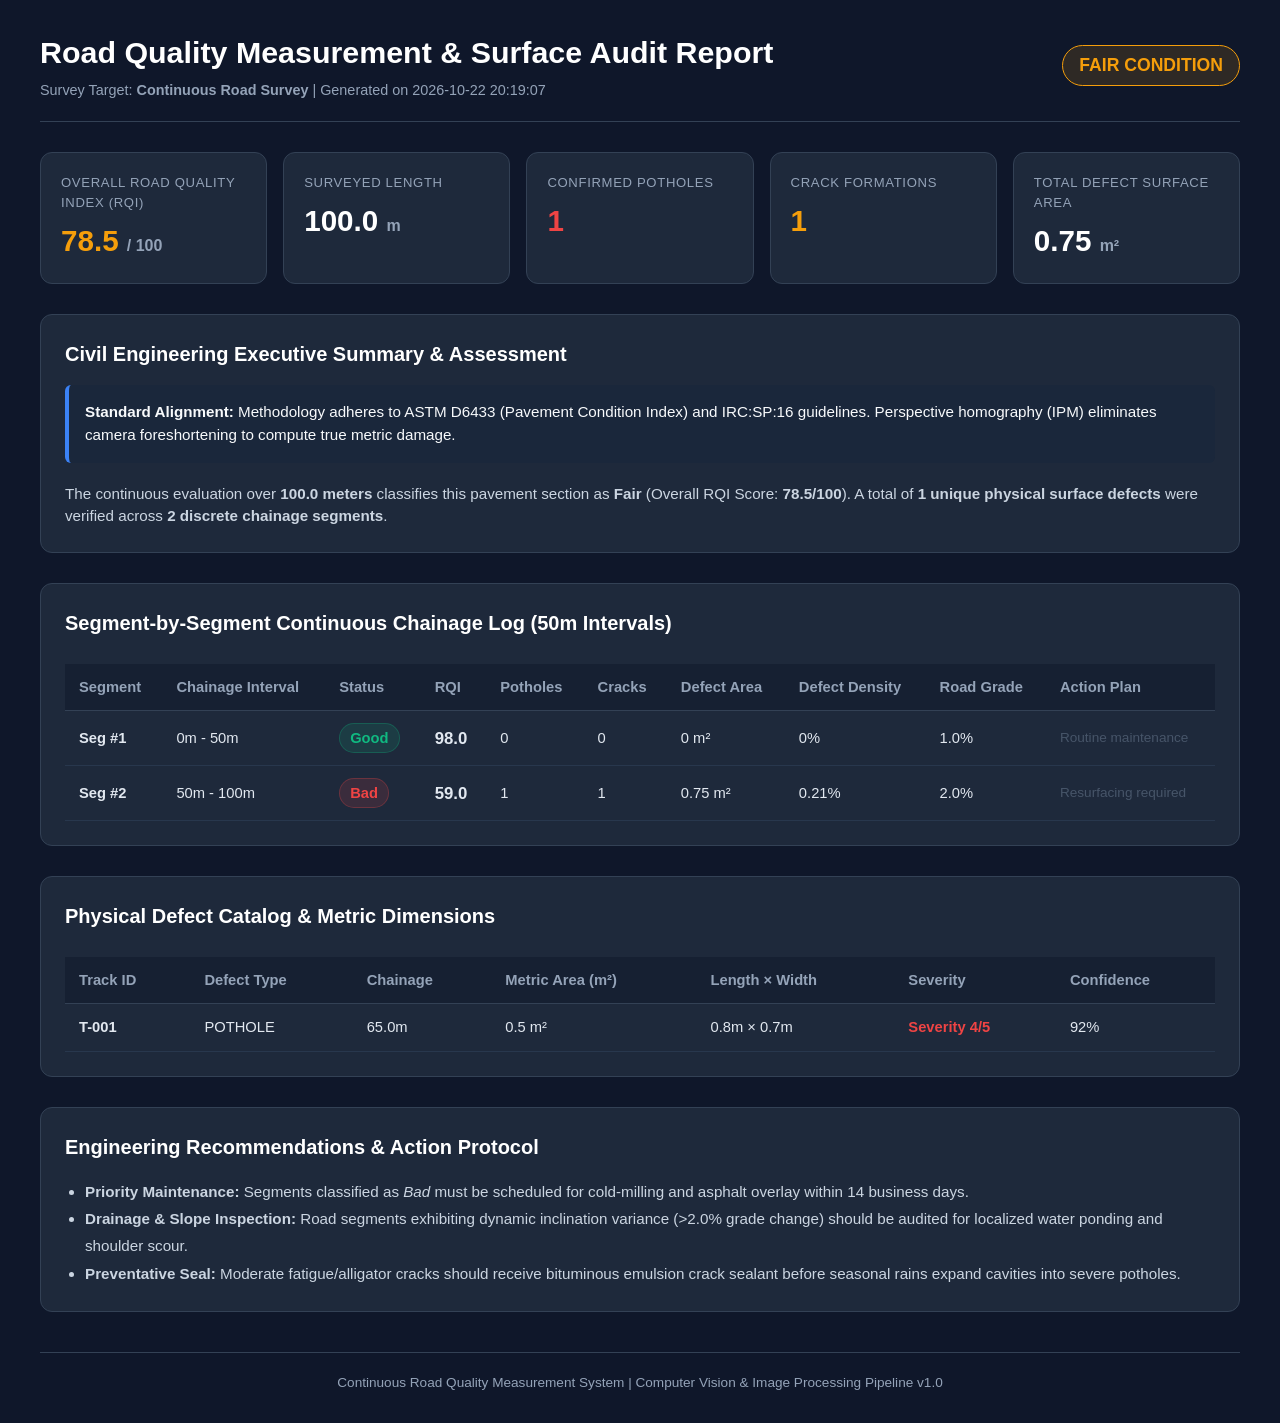
<file: output/test_reports/road_quality_audit_report.html>
<!DOCTYPE html>
<html lang="en">
<head>
    <meta charset="UTF-8">
    <meta name="viewport" content="width=device-width, initial-scale=1.0">
    <title>Road Quality Audit Report - Continuous Road Survey</title>
    <style>
        :root {
            --bg: #0f172a;
            --surface: #1e293b;
            --surface-card: #273549;
            --text-main: #f8fafc;
            --text-muted: #94a3b8;
            --primary: #3b82f6;
            --good: #10b981;
            --fair: #f59e0b;
            --bad: #ef4444;
            --border: #334155;
        }
        * { box-sizing: border-box; margin: 0; padding: 0; font-family: -apple-system, BlinkMacSystemFont, "Segoe UI", Roboto, sans-serif; }
        body { background: var(--bg); color: var(--text-main); padding: 30px; line-height: 1.5; }
        .container { max-width: 1200px; margin: 0 auto; }
        .header { display: flex; justify-content: space-between; align-items: center; border-bottom: 1px solid var(--border); padding-bottom: 20px; margin-bottom: 30px; }
        .header h1 { font-size: 1.9rem; font-weight: 700; color: #fff; }
        .header p { color: var(--text-muted); font-size: 0.9rem; margin-top: 4px; }
        .kpi-grid { display: grid; grid-template-columns: repeat(auto-fit, minmax(210px, 1fr)); gap: 16px; margin-bottom: 30px; }
        .kpi-card { background: var(--surface); border: 1px solid var(--border); border-radius: 12px; padding: 20px; }
        .kpi-title { font-size: 0.82rem; color: var(--text-muted); text-transform: uppercase; letter-spacing: 0.05em; margin-bottom: 6px; }
        .kpi-value { font-size: 1.85rem; font-weight: 700; color: #fff; }
        .rating-badge { display: inline-block; padding: 6px 16px; border-radius: 999px; font-size: 1.1rem; font-weight: 800; background: #f59e0b22; color: #f59e0b; border: 1.5px solid #f59e0b; }
        .section { background: var(--surface); border: 1px solid var(--border); border-radius: 12px; padding: 24px; margin-bottom: 30px; }
        .section-title { font-size: 1.25rem; font-weight: 700; margin-bottom: 16px; color: #fff; display: flex; align-items: center; gap: 8px; }
        table { width: 100%; border-collapse: collapse; text-align: left; margin-top: 10px; font-size: 0.92rem; }
        th { background: #162032; padding: 12px 14px; color: var(--text-muted); font-weight: 600; border-bottom: 1px solid var(--border); }
        td { padding: 12px 14px; border-bottom: 1px solid #28374d; color: #e2e8f0; }
        tr:hover { background: #253347; }
        .callout { background: #1a273b; border-left: 4px solid var(--primary); padding: 16px; border-radius: 6px; margin-bottom: 20px; font-size: 0.95rem; }
        .footer { text-align: center; color: var(--text-muted); font-size: 0.85rem; margin-top: 40px; border-top: 1px solid var(--border); padding-top: 20px; }
    </style>
</head>
<body>
    <div class="container">
        <div class="header">
            <div>
                <h1>Road Quality Measurement & Surface Audit Report</h1>
                <p>Survey Target: <strong>Continuous Road Survey</strong> | Generated on 2026-10-22 20:19:07</p>
            </div>
            <div>
                <span class="rating-badge">FAIR CONDITION</span>
            </div>
        </div>

        <div class="kpi-grid">
            <div class="kpi-card">
                <div class="kpi-title">Overall Road Quality Index (RQI)</div>
                <div class="kpi-value" style="color: #f59e0b;">78.5 <span style="font-size: 1rem; color: var(--text-muted);">/ 100</span></div>
            </div>
            <div class="kpi-card">
                <div class="kpi-title">Surveyed Length</div>
                <div class="kpi-value">100.0 <span style="font-size: 1rem; color: var(--text-muted);">m</span></div>
            </div>
            <div class="kpi-card">
                <div class="kpi-title">Confirmed Potholes</div>
                <div class="kpi-value" style="color: #ef4444;">1</div>
            </div>
            <div class="kpi-card">
                <div class="kpi-title">Crack Formations</div>
                <div class="kpi-value" style="color: #f59e0b;">1</div>
            </div>
            <div class="kpi-card">
                <div class="kpi-title">Total Defect Surface Area</div>
                <div class="kpi-value">0.75 <span style="font-size: 1rem; color: var(--text-muted);">m²</span></div>
            </div>
        </div>

        <div class="section">
            <div class="section-title">Civil Engineering Executive Summary & Assessment</div>
            <div class="callout">
                <strong>Standard Alignment:</strong> Methodology adheres to ASTM D6433 (Pavement Condition Index) and IRC:SP:16 guidelines.
                Perspective homography (IPM) eliminates camera foreshortening to compute true metric damage.
            </div>
            <p style="color: #cbd5e1; font-size: 0.95rem;">
                The continuous evaluation over <strong>100.0 meters</strong> classifies this pavement section as <strong>Fair</strong> (Overall RQI Score: <strong>78.5/100</strong>).
                A total of <strong>1 unique physical surface defects</strong> were verified across <strong>2 discrete chainage segments</strong>.
            </p>
        </div>

        <div class="section">
            <div class="section-title">Segment-by-Segment Continuous Chainage Log (50m Intervals)</div>
            <div style="overflow-x: auto;">
                <table>
                    <thead>
                        <tr>
                            <th>Segment</th>
                            <th>Chainage Interval</th>
                            <th>Status</th>
                            <th>RQI</th>
                            <th>Potholes</th>
                            <th>Cracks</th>
                            <th>Defect Area</th>
                            <th>Defect Density</th>
                            <th>Road Grade</th>
                            <th>Action Plan</th>
                        </tr>
                    </thead>
                    <tbody>
                        
            <tr>
                <td style="font-weight: 600;">Seg #1</td>
                <td>0m - 50m</td>
                <td><span style="display:inline-block; padding: 3px 10px; border-radius: 999px; background: #10b98122; color: #10b981; font-weight:700; border: 1px solid #10b98144;">Good</span></td>
                <td style="font-weight: 700; font-size: 1.05rem;">98.0</td>
                <td>0</td>
                <td>0</td>
                <td>0 m²</td>
                <td>0%</td>
                <td>1.0%</td>
                <td style="font-size: 0.85rem; color: #475569;">Routine maintenance</td>
            </tr>
            

            <tr>
                <td style="font-weight: 600;">Seg #2</td>
                <td>50m - 100m</td>
                <td><span style="display:inline-block; padding: 3px 10px; border-radius: 999px; background: #ef444422; color: #ef4444; font-weight:700; border: 1px solid #ef444444;">Bad</span></td>
                <td style="font-weight: 700; font-size: 1.05rem;">59.0</td>
                <td>1</td>
                <td>1</td>
                <td>0.75 m²</td>
                <td>0.21%</td>
                <td>2.0%</td>
                <td style="font-size: 0.85rem; color: #475569;">Resurfacing required</td>
            </tr>
            
                    </tbody>
                </table>
            </div>
        </div>

        <div class="section">
            <div class="section-title">Physical Defect Catalog & Metric Dimensions</div>
            <div style="overflow-x: auto;">
                <table>
                    <thead>
                        <tr>
                            <th>Track ID</th>
                            <th>Defect Type</th>
                            <th>Chainage</th>
                            <th>Metric Area (m²)</th>
                            <th>Length × Width</th>
                            <th>Severity</th>
                            <th>Confidence</th>
                        </tr>
                    </thead>
                    <tbody>
                        
            <tr>
                <td style="font-weight: 600;">T-001</td>
                <td>POTHOLE</td>
                <td>65.0m</td>
                <td>0.5 m²</td>
                <td>0.8m × 0.7m</td>
                <td><span style="font-weight:700; color:#ef4444;">Severity 4/5</span></td>
                <td>92%</td>
            </tr>
            
                    </tbody>
                </table>
            </div>
        </div>

        <div class="section">
            <div class="section-title">Engineering Recommendations & Action Protocol</div>
            <ul style="padding-left: 20px; color: #cbd5e1; line-height: 1.8; font-size: 0.95rem;">
                <li><strong>Priority Maintenance:</strong> Segments classified as <em>Bad</em> must be scheduled for cold-milling and asphalt overlay within 14 business days.</li>
                <li><strong>Drainage & Slope Inspection:</strong> Road segments exhibiting dynamic inclination variance (>2.0% grade change) should be audited for localized water ponding and shoulder scour.</li>
                <li><strong>Preventative Seal:</strong> Moderate fatigue/alligator cracks should receive bituminous emulsion crack sealant before seasonal rains expand cavities into severe potholes.</li>
            </ul>
        </div>

        <div class="footer">
            Continuous Road Quality Measurement System | Computer Vision & Image Processing Pipeline v1.0
        </div>
    </div>
</body>
</html>
</file>
